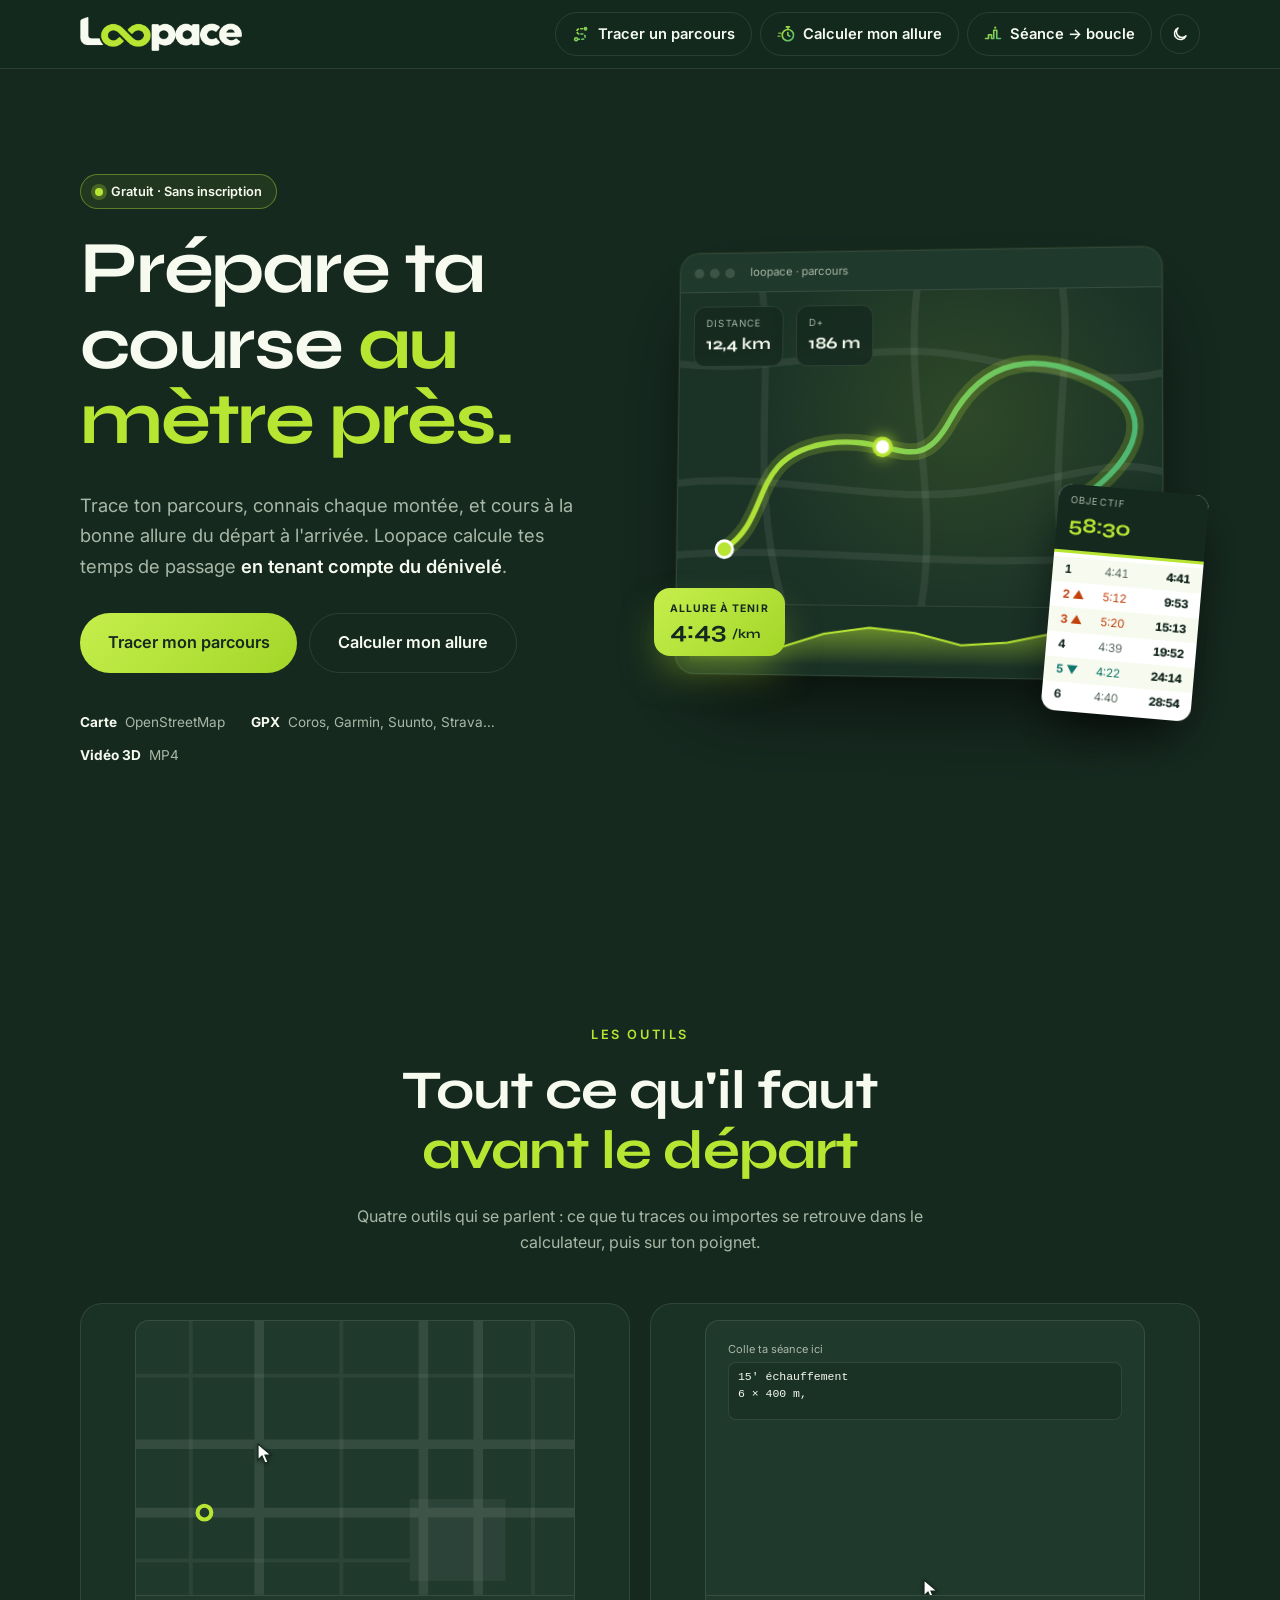
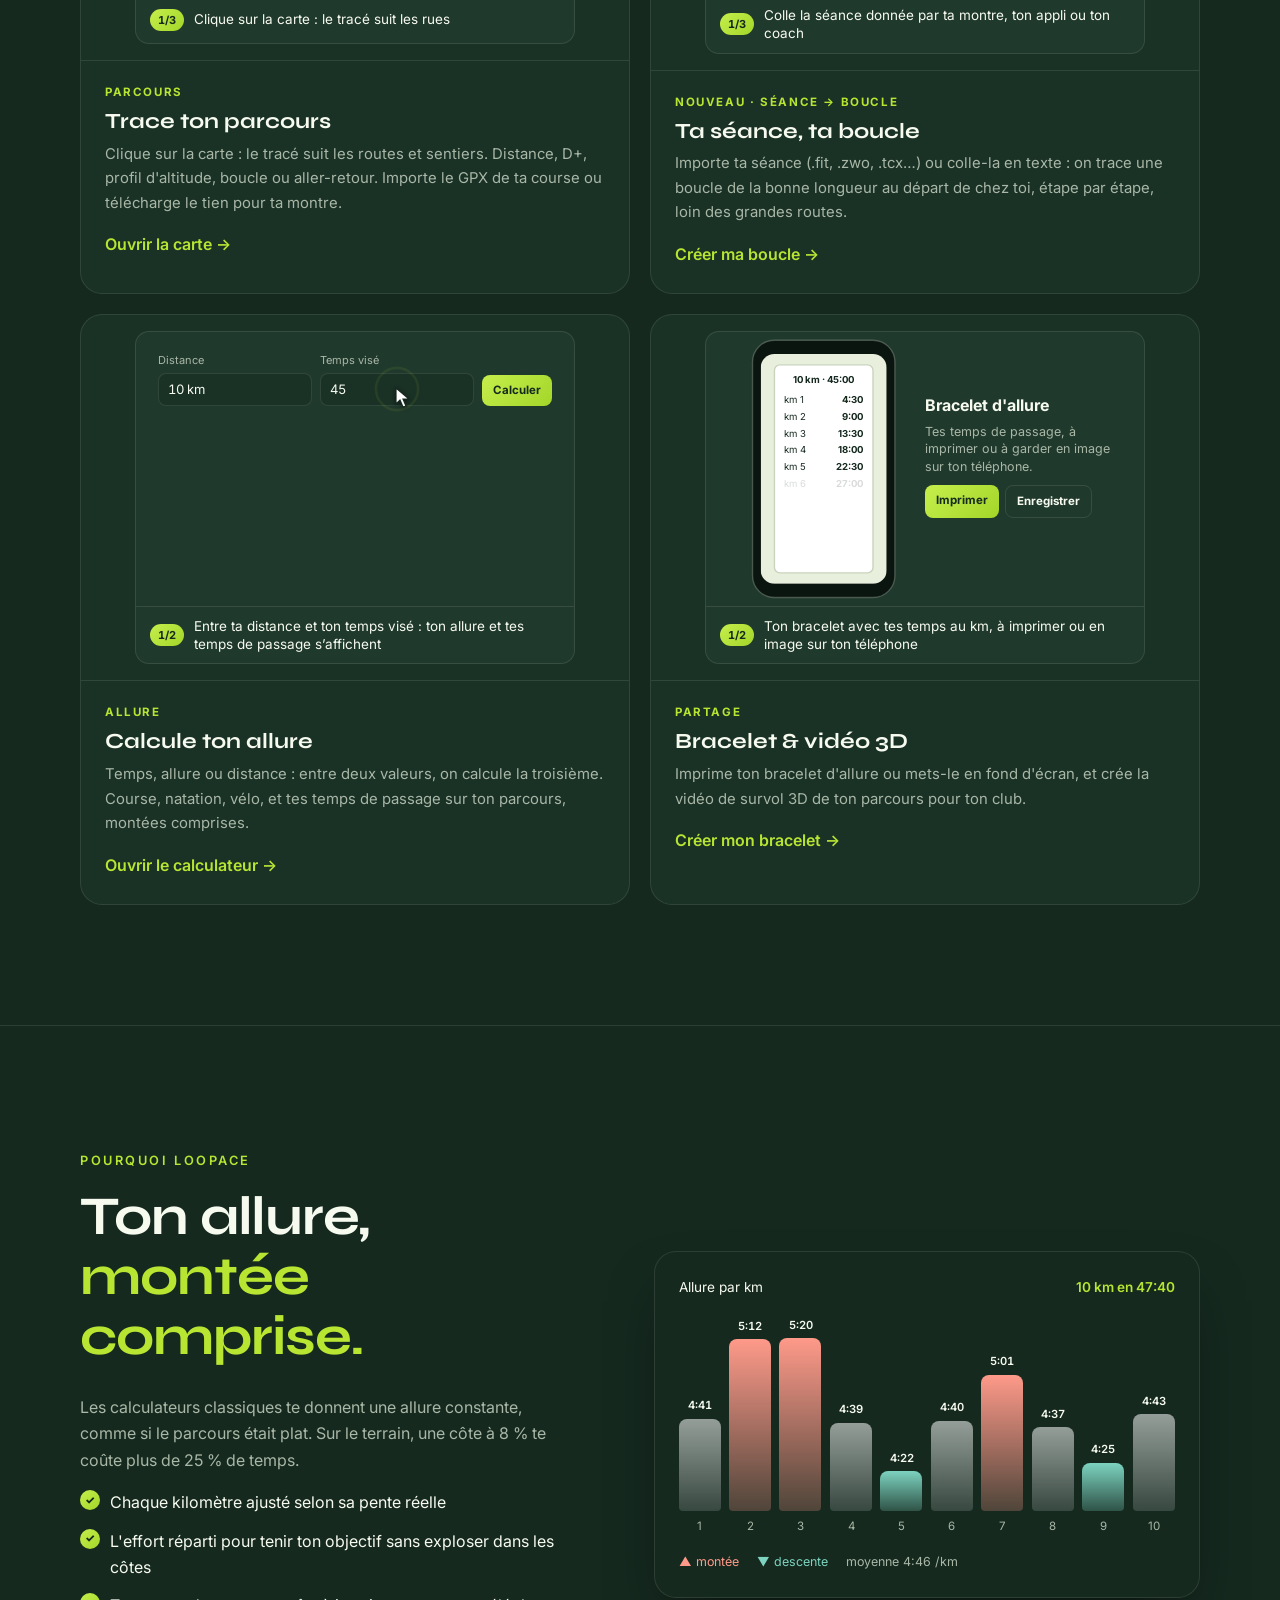
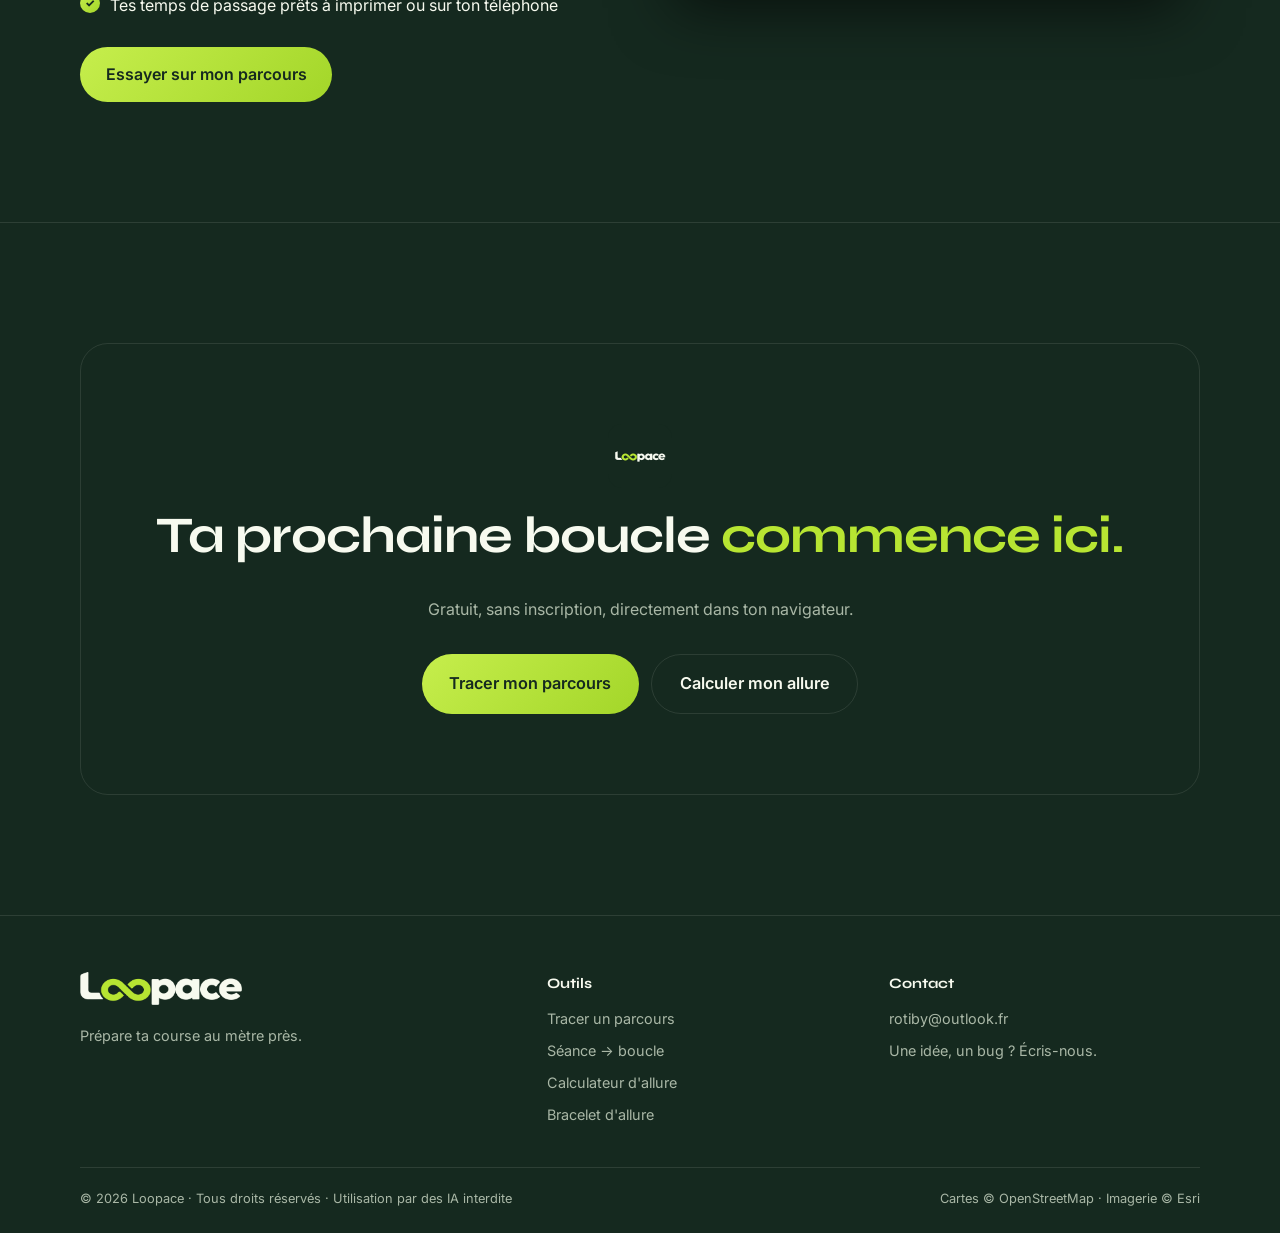
<file: index.html>
<!doctype html>
<html lang="fr">
<head>
  <meta charset="utf-8">
  <meta name="viewport" content="width=device-width, initial-scale=1">
  <!-- Pas d'utilisation par les IA : robots d'IA refusés et droits de fouille de données réservés (UE 2019/790, art. 4) -->
  <meta name="robots" content="index, follow, noai, noimageai">
  <meta name="tdm-reservation" content="1">
  <title>Loopace — Prépare ta course au mètre près</title>
  <meta name="description" content="Loopace : trace tes parcours de course, calcule ton allure en tenant compte du dénivelé, imprime ton bracelet d'allure et crée la vidéo 3D de ta sortie. Gratuit, sans inscription.">
  <!-- Vignette de partage (WhatsApp, Facebook, X, LinkedIn…) -->
  <meta property="og:type" content="website">
  <meta property="og:site_name" content="Loopace">
  <meta property="og:locale" content="fr_FR">
  <meta property="og:title" content="Loopace — Prépare ta course au mètre près">
  <meta property="og:description" content="Loopace : trace tes parcours de course, calcule ton allure en tenant compte du dénivelé, imprime ton bracelet d'allure et crée la vidéo 3D de ta sortie. Gratuit, sans inscription.">
  <meta property="og:url" content="https://rmartin86580.github.io/loopace/">
  <meta property="og:image" content="https://rmartin86580.github.io/loopace/assets/og/accueil.png">
  <meta property="og:image:width" content="1200">
  <meta property="og:image:height" content="630">
  <meta property="og:image:alt" content="Loopace — Prépare ta course au mètre près">
  <meta name="twitter:card" content="summary_large_image">
  <link rel="icon" type="image/png" sizes="32x32" href="assets/loopace-icone-32.png">
  <link rel="icon" type="image/png" sizes="192x192" href="assets/loopace-icone-192.png">
  <link rel="apple-touch-icon" href="assets/loopace-icone-180.png">
  <link rel="preconnect" href="https://fonts.googleapis.com">
  <link rel="preconnect" href="https://fonts.gstatic.com" crossorigin>
  <link href="https://fonts.googleapis.com/css2?family=Syne:wght@600;700;800&family=Inter:wght@400;500;600;700&family=Exo+2:ital,wght@1,900&display=swap" rel="stylesheet">
  <link rel="stylesheet" href="styles.css?v=154">
  <link rel="stylesheet" href="home.css?v=145">
  <!-- Thème couleurs du logo : supprimer cette ligne pour revenir au rose d'origine -->
  <link rel="stylesheet" href="theme-logo.css?v=142">
  <link rel="stylesheet" href="theme-light.css?v=142">
  <script>try { if (localStorage.getItem("loopace-theme") === "light") document.documentElement.dataset.theme = "light"; } catch (e) {}</script>
</head>
<body class="page-home">
  <svg width="0" height="0" style="position:absolute" aria-hidden="true"><defs><linearGradient id="lpGrad" gradientUnits="userSpaceOnUse" x1="2" y1="3" x2="22" y2="21"><stop offset="0" style="stop-color:var(--pink)"/><stop offset="1" style="stop-color:var(--lilac)"/></linearGradient></defs></svg>

  <header class="nav" id="nav">
    <a href="#accueil" class="nav__brand" aria-label="Loopace — accueil">
      <span class="logo"><img class="logo__img logo__img--on-dark" src="assets/loopace-logo-clair.png" alt="Loopace" width="502" height="104"><img class="logo__img logo__img--on-light" src="assets/loopace-logo-sombre.png" alt="" width="502" height="104"></span>
    </a>
    <nav class="nav__links" aria-label="Outils">
      <a href="parcours.html" title="Tracer un parcours" class="nav__link"><svg class="ico" viewBox="0 0 24 24" fill="none" stroke="url(#lpGrad)" stroke-width="2.2" stroke-linecap="round" stroke-linejoin="round" aria-hidden="true"><path d="M7.5 19H14a3.5 3.5 0 0 0 0-7h-4a3.5 3.5 0 0 1 0-7h5.5" stroke-dasharray="2.4 3.2"/><circle cx="5.5" cy="19" r="2"/><circle cx="18" cy="5" r="2.6" class="ico-dot" fill="url(#lpGrad)" stroke="none"/></svg><span class="nav__full">Tracer un parcours</span><span class="nav__short">Parcours</span></a>
      <a href="allure.html" title="Calculer mon allure" class="nav__link"><svg class="ico" viewBox="0 0 24 24" fill="none" stroke="url(#lpGrad)" stroke-width="2.2" stroke-linecap="round" stroke-linejoin="round" aria-hidden="true"><g transform="translate(1.5 0)"><circle cx="13" cy="13.5" r="7.5"/><path d="M13 10v3.5l2.5 1.5M11 2.5h4M13 2.5V6"/><path d="M1 11h2.5M0 15h2.5" opacity=".7"/></g></svg><span class="nav__full">Calculer mon allure</span><span class="nav__short">Allure</span></a>
      <a href="seance.html" title="Séance → boucle" class="nav__link"><svg class="ico" viewBox="0 0 24 24" fill="none" stroke="url(#lpGrad)" stroke-width="2.2" stroke-linecap="round" stroke-linejoin="round" aria-hidden="true"><path d="M2 18h4v-5h4v5h3V7h4v11h5"/><circle cx="15" cy="3.5" r="1.4" class="ico-dot" fill="url(#lpGrad)" stroke="none"/></svg><span class="nav__full">Séance → boucle</span><span class="nav__short">Séance</span></a>
      <a href="triathlon.html" title="Planificateur triathlon (bientôt)" class="nav__link" data-tri hidden><svg class="ico" viewBox="0 0 24 24" fill="none" stroke="url(#lpGrad)" stroke-width="2.2" stroke-linecap="round" stroke-linejoin="round" aria-hidden="true"><path d="M12 12c-2.2-2.8-3.8-4.5-6-4.5a4.5 4.5 0 0 0 0 9c2.2 0 3.8-1.7 6-4.5zm0 0c2.2 2.8 3.8 4.5 6 4.5a4.5 4.5 0 0 0 0-9c-2.2 0-3.8 1.7-6 4.5z"/></svg><span class="nav__full">Triathlon</span><span class="nav__short">Tri</span><em class="nav__soon">Bientôt</em></a>
    </nav>
  </header>

  <main>
    <!-- ===== HERO ===== -->
    <section class="h-hero" id="accueil">
      <div class="h-hero__bg" aria-hidden="true"></div>
      <div class="container h-hero__grid">
        <div class="h-hero__text">
          <p class="h-pill reveal"><span></span> Gratuit · Sans inscription</p>
          <h1 class="reveal">Prépare ta course <span class="grad">au mètre près.</span></h1>
          <p class="h-hero__lead reveal">Trace ton parcours, connais chaque montée, et cours à la bonne allure du départ à l'arrivée. Loopace calcule tes temps de passage <strong>en tenant compte du dénivelé</strong>.</p>
          <div class="h-hero__actions reveal">
            <a href="parcours.html" class="btn btn--big">Tracer mon parcours</a>
            <a href="allure.html" class="btn btn--ghost btn--big">Calculer mon allure</a>
          </div>
          <ul class="h-hero__proof reveal">
            <li><strong>Carte</strong> OpenStreetMap</li>
            <li><strong>GPX</strong> Coros, Garmin, Suunto, Strava…</li>
            <li><strong>Vidéo 3D</strong> MP4</li>
          </ul>
        </div>

        <!-- Maquette animée de l'outil -->
        <div class="h-mock reveal" aria-hidden="true">
          <div class="h-mock__window">
            <div class="h-mock__bar"><span></span><span></span><span></span><em>loopace · parcours</em></div>
            <div class="h-mock__map">
              <svg viewBox="0 0 400 260" preserveAspectRatio="xMidYMid slice">
                <defs>
                  <linearGradient id="hRoute" x1="0" y1="0" x2="1" y2="0">
                    <stop offset="0" style="stop-color: var(--pink)"/><stop offset="1" style="stop-color: var(--lilac)"/>
                  </linearGradient>
                </defs>
                <!-- rues stylisées -->
                <g class="h-streets">
                  <path d="M0 60 C80 70 160 40 240 55 S360 80 400 70"/>
                  <path d="M0 160 C90 150 170 180 260 165 S360 140 400 150"/>
                  <path d="M70 0 C80 80 60 160 90 260"/>
                  <path d="M200 0 C190 90 220 170 205 260"/>
                  <path d="M320 0 C330 70 300 170 330 260"/>
                  <path d="M0 220 C120 210 240 235 400 215"/>
                </g>
                <path class="h-route-glow" d="M40 215 C80 190 60 140 120 128 S200 160 228 108 S300 50 352 78 S370 150 330 175"/>
                <path id="hRoutePath" class="h-route" d="M40 215 C80 190 60 140 120 128 S200 160 228 108 S300 50 352 78 S370 150 330 175"/>
                <circle class="h-start" cx="40" cy="215" r="7"/>
                <circle class="h-runner" r="7">
                  <animateMotion dur="7s" repeatCount="indefinite" rotate="auto">
                    <mpath href="#hRoutePath"/>
                  </animateMotion>
                </circle>
              </svg>
              <div class="h-mock__stat h-mock__stat--a"><span>Distance</span><strong>12,4 km</strong></div>
              <div class="h-mock__stat h-mock__stat--b"><span>D+</span><strong>186 m</strong></div>
            </div>
            <div class="h-mock__profile">
              <svg viewBox="0 0 300 60" preserveAspectRatio="none">
                <defs>
                  <linearGradient id="hProf" x1="0" y1="0" x2="0" y2="1">
                    <stop offset="0" style="stop-color: var(--pink)" stop-opacity=".5"/><stop offset="1" style="stop-color: var(--pink)" stop-opacity="0"/>
                  </linearGradient>
                </defs>
                <path d="M0 50 L30 46 L60 40 L90 22 L120 14 L150 20 L180 34 L210 30 L240 18 L270 26 L300 38 L300 60 L0 60Z" fill="url(#hProf)"/>
                <path d="M0 50 L30 46 L60 40 L90 22 L120 14 L150 20 L180 34 L210 30 L240 18 L270 26 L300 38" fill="none" style="stroke: var(--pink)" stroke-width="2" vector-effect="non-scaling-stroke"/>
              </svg>
            </div>
          </div>

          <!-- Bracelet d'allure flottant -->
          <div class="h-band">
            <div class="h-band__head"><small>Objectif</small><strong>58:30</strong></div>
            <ol>
              <li><span>1</span><em>4:41</em><b>4:41</b></li>
              <li class="up"><span>2 ▲</span><em>5:12</em><b>9:53</b></li>
              <li class="up"><span>3 ▲</span><em>5:20</em><b>15:13</b></li>
              <li><span>4</span><em>4:39</em><b>19:52</b></li>
              <li class="down"><span>5 ▼</span><em>4:22</em><b>24:14</b></li>
              <li><span>6</span><em>4:40</em><b>28:54</b></li>
            </ol>
          </div>

          <!-- Carte allure flottante -->
          <div class="h-chip">
            <span>Allure à tenir</span>
            <strong>4:43 <small>/km</small></strong>
          </div>
        </div>
      </div>
    </section>

    <!-- ===== OUTILS ===== -->
    <section class="section" id="outils">
      <div class="container">
        <div class="h-head reveal">
          <p class="eyebrow">Les outils</p>
          <h2>Tout ce qu'il faut <span class="grad">avant le départ</span></h2>
          <p>Quatre outils qui se parlent : ce que tu traces ou importes se retrouve dans le calculateur, puis sur ton poignet.</p>
        </div>

        <div class="h-tools">
          <a class="h-tool h-tool--big reveal" href="parcours.html">
            <div class="h-tool__visual h-tool__visual--map" aria-hidden="true" data-demo="parcours">
              <svg viewBox="0 0 300 160" preserveAspectRatio="xMidYMid slice">
                <path class="h-streets-sm" d="M0 40 C80 50 160 20 300 40 M0 120 C100 110 200 140 300 120 M60 0 C70 60 50 110 70 160 M200 0 C190 60 220 110 210 160"/>
                <path class="h-route-sm" d="M30 130 C60 110 50 70 100 64 S170 90 190 52 S260 30 270 80"/>
                <circle cx="30" cy="130" r="5" style="fill: var(--pink)"/>
                <circle cx="270" cy="80" r="5" fill="#fff" style="stroke: var(--pink)" stroke-width="2"/>
              </svg>
            </div>
            <div class="h-tool__body">
              <span class="h-tool__tag">Parcours</span>
              <h3>Trace ton parcours</h3>
              <p>Clique sur la carte : le tracé suit les routes et sentiers. Distance, D+, profil d'altitude, boucle ou aller-retour. Importe le GPX de ta course ou télécharge le tien pour ta montre.</p>
              <span class="h-tool__link">Ouvrir la carte →</span>
            </div>
          </a>

          <a class="h-tool reveal" href="seance.html">
            <div class="h-tool__visual h-tool__visual--seance" aria-hidden="true" data-demo="seance">
              <div class="h-seance">
                <i class="w" style="flex-grow:5"></i><i class="h"></i><i class="e"></i><i class="h"></i><i class="e"></i><i class="h"></i><i class="e"></i><i class="h"></i><i class="e"></i><i class="c" style="flex-grow:4"></i>
              </div>
              <svg viewBox="0 0 120 60" class="h-seance__loop">
                <path d="M20 46 C8 30 18 10 40 12 S78 4 96 16 S112 46 88 50 S40 56 20 46Z"/>
                <circle cx="20" cy="46" r="4"/>
              </svg>
            </div>
            <div class="h-tool__body">
              <span class="h-tool__tag">Nouveau · Séance → boucle</span>
              <h3>Ta séance, ta boucle</h3>
              <p>Importe ta séance (.fit, .zwo, .tcx…) ou colle-la en texte : on trace une boucle de la bonne longueur au départ de chez toi, étape par étape, loin des grandes routes.</p>
              <span class="h-tool__link">Créer ma boucle →</span>
            </div>
          </a>

          <a class="h-tool reveal" href="allure.html">
            <div class="h-tool__visual h-tool__visual--pace" aria-hidden="true" data-demo="allure">
              <div class="h-pace">
                <span>Semi-marathon</span>
                <strong>1:45:08</strong>
                <em>4:59 /km · 12 km/h</em>
              </div>
            </div>
            <div class="h-tool__body">
              <span class="h-tool__tag">Allure</span>
              <h3>Calcule ton allure</h3>
              <p>Temps, allure ou distance : entre deux valeurs, on calcule la troisième. Course, natation, vélo, et tes temps de passage sur ton parcours, montées comprises.</p>
              <span class="h-tool__link">Ouvrir le calculateur →</span>
            </div>
          </a>

          <a class="h-tool reveal" href="allure.html#routeSection">
            <div class="h-tool__visual h-tool__visual--share" aria-hidden="true" data-demo="partage">
              <div class="h-mini-band">
                <i></i><i></i><i class="hl"></i><i></i><i></i>
              </div>
              <div class="h-mini-video"><span>▶</span></div>
            </div>
            <div class="h-tool__body">
              <span class="h-tool__tag">Partage</span>
              <h3>Bracelet &amp; vidéo 3D</h3>
              <p>Imprime ton bracelet d'allure ou mets-le en fond d'écran, et crée la vidéo de survol 3D de ton parcours pour ton club.</p>
              <span class="h-tool__link">Créer mon bracelet →</span>
            </div>
          </a>
        </div>
      </div>
    </section>

    <!-- ===== LA DIFFÉRENCE ===== -->
    <section class="section section--alt" id="difference">
      <div class="container h-diff">
        <div class="h-diff__text reveal">
          <p class="eyebrow">Pourquoi Loopace</p>
          <h2>Ton allure, <span class="grad">montée comprise.</span></h2>
          <p>Les calculateurs classiques te donnent une allure constante, comme si le parcours était plat. Sur le terrain, une côte à 8 % te coûte plus de 25 % de temps.</p>
          <ul class="h-checks">
            <li>Chaque kilomètre ajusté selon sa pente réelle</li>
            <li>L'effort réparti pour tenir ton objectif sans exploser dans les côtes</li>
            <li>Tes temps de passage prêts à imprimer ou sur ton téléphone</li>
          </ul>
          <a href="allure.html#routeSection" class="btn">Essayer sur mon parcours</a>
        </div>

        <div class="h-diff__visual reveal" aria-hidden="true">
          <div class="h-bars">
            <div class="h-bars__head"><span>Allure par km</span><span>10 km en 47:40</span></div>
            <div class="h-bars__grid">
              <div style="--h:42%"><b>4:41</b><span>1</span></div>
              <div class="up" style="--h:78%"><b>5:12</b><span>2</span></div>
              <div class="up" style="--h:86%"><b>5:20</b><span>3</span></div>
              <div style="--h:40%"><b>4:39</b><span>4</span></div>
              <div class="down" style="--h:18%"><b>4:22</b><span>5</span></div>
              <div style="--h:41%"><b>4:40</b><span>6</span></div>
              <div class="up" style="--h:62%"><b>5:01</b><span>7</span></div>
              <div style="--h:38%"><b>4:37</b><span>8</span></div>
              <div class="down" style="--h:22%"><b>4:25</b><span>9</span></div>
              <div style="--h:44%"><b>4:43</b><span>10</span></div>
            </div>
            <div class="h-bars__legend"><span class="up">▲ montée</span><span class="down">▼ descente</span><span>moyenne 4:46 /km</span></div>
          </div>
        </div>
      </div>
    </section>

    <!-- ===== APPEL FINAL ===== -->
    <section class="section">
      <div class="container">
        <div class="h-final reveal">
          <img src="assets/loopace-icone-192.png" alt="" width="72" height="72" class="foot-icon">
          <h2>Ta prochaine boucle <span class="grad">commence ici.</span></h2>
          <p>Gratuit, sans inscription, directement dans ton navigateur.</p>
          <div class="h-hero__actions">
            <a href="parcours.html" class="btn btn--big">Tracer mon parcours</a>
            <a href="allure.html" class="btn btn--ghost btn--big">Calculer mon allure</a>
          </div>
        </div>
      </div>
    </section>
  </main>

  <footer class="h-footer">
    <div class="container h-footer__grid">
      <div class="h-footer__brand">
        <a href="#accueil" class="nav__brand"><span class="logo"><img class="logo__img logo__img--on-dark" src="assets/loopace-logo-clair.png" alt="Loopace" width="502" height="104"><img class="logo__img logo__img--on-light" src="assets/loopace-logo-sombre.png" alt="" width="502" height="104"></span></a>
        <p>Prépare ta course au mètre près.</p>
      </div>
      <nav class="h-footer__links" aria-label="Outils">
        <strong>Outils</strong>
        <a href="parcours.html">Tracer un parcours</a>
        <a href="seance.html">Séance → boucle</a>
        <a href="allure.html">Calculateur d'allure</a>
        <a href="allure.html#routeSection">Bracelet d'allure</a>
      </nav>
      <div class="h-footer__links">
        <strong>Contact</strong>
        <a href="mailto:rotiby@outlook.fr">rotiby@outlook.fr</a>
        <span>Une idée, un bug ? Écris-nous.</span>
      </div>
    </div>
    <div class="container h-footer__bottom">
      <span>© <span id="year"></span> Loopace · Tous droits réservés · Utilisation par des IA interdite</span>
      <span>Cartes © OpenStreetMap · Imagerie © Esri</span>
    </div>
  </footer>

  <script src="script.js?v=154"></script>
  <script src="home-demos.js?v=146"></script>
</body>
</html>
</file>
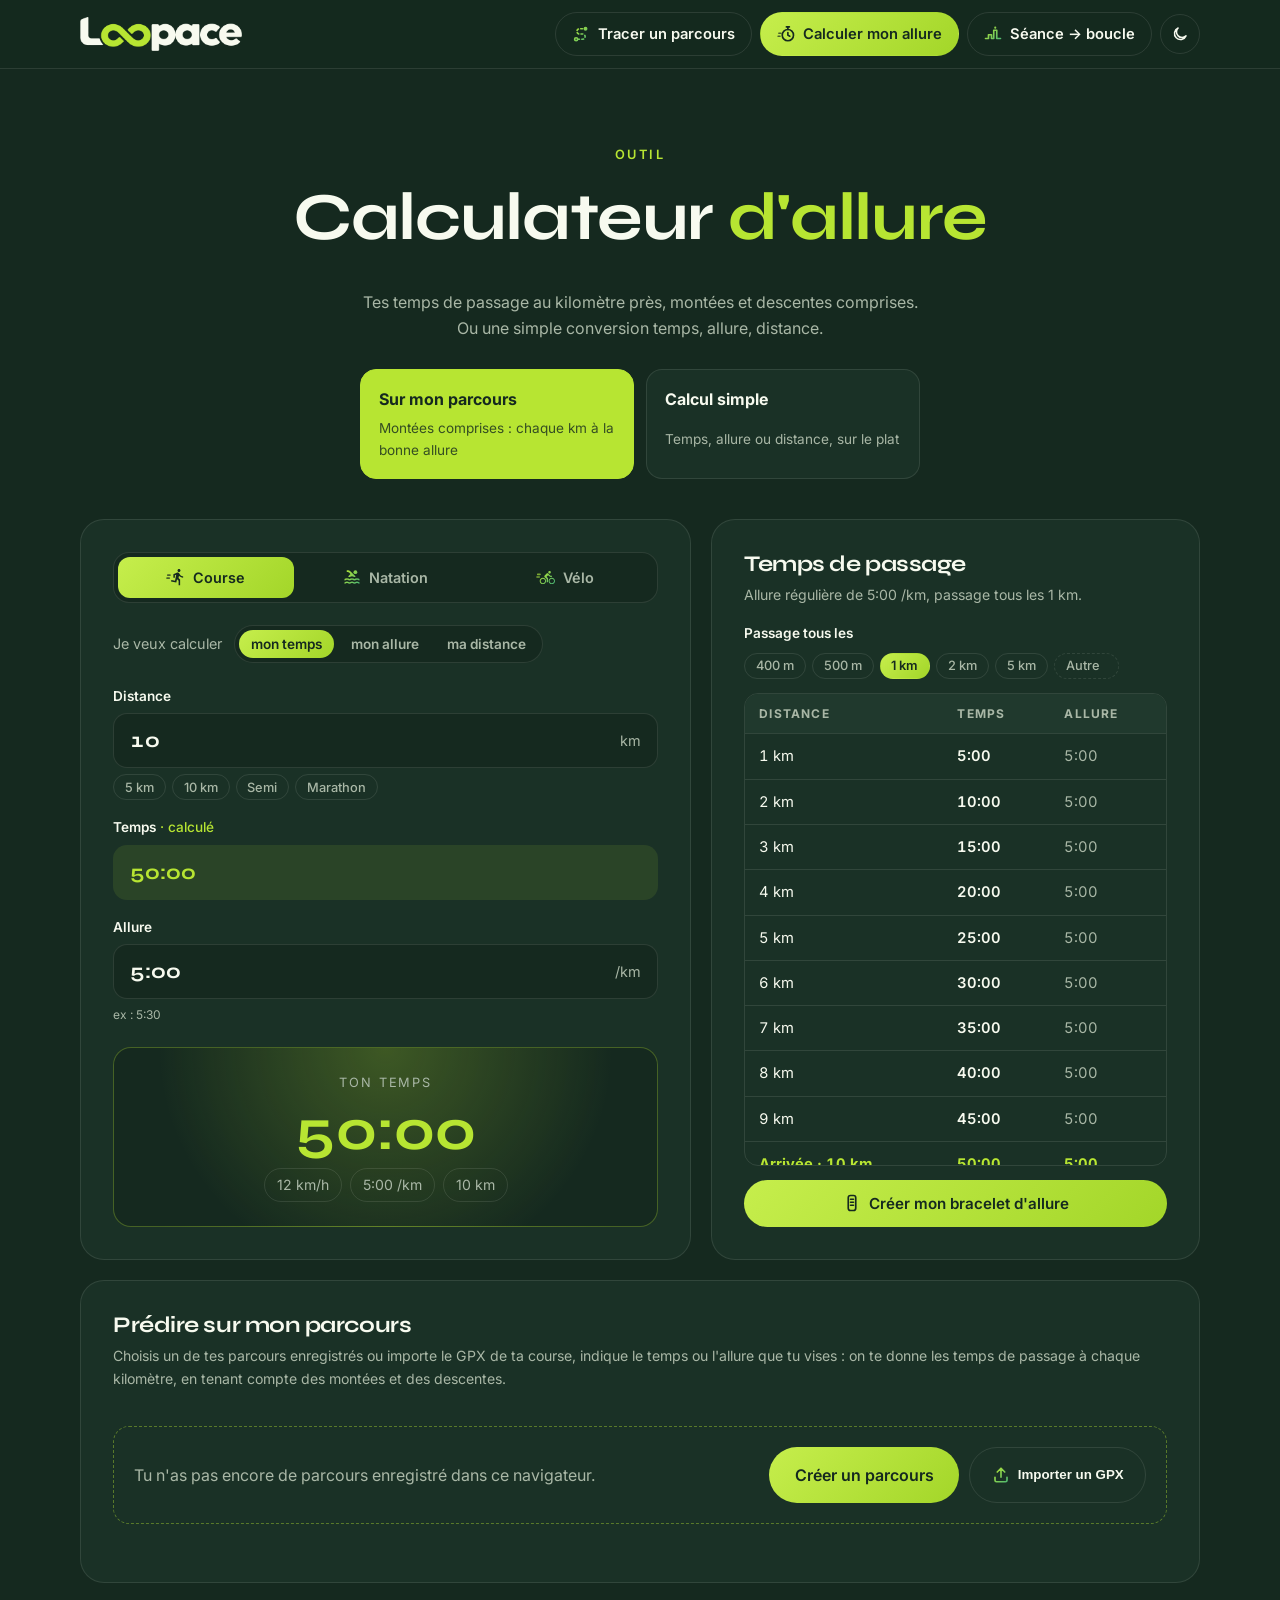
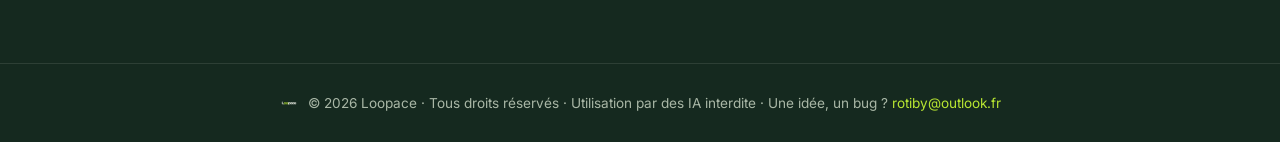
<file: allure.html>
<!doctype html>
<html lang="fr">
<head>
  <meta charset="utf-8">
  <meta name="viewport" content="width=device-width, initial-scale=1">
  <!-- Pas d'utilisation par les IA : robots d'IA refusés et droits de fouille de données réservés (UE 2019/790, art. 4) -->
  <meta name="robots" content="index, follow, noai, noimageai">
  <meta name="tdm-reservation" content="1">
  <title>Calculateur d'allure — Loopace</title>
  <meta name="description" content="Calcule ton allure, ton temps ou ta distance en course à pied, natation et vélo. Temps de passage et prédiction sur ton parcours. Gratuit.">
  <!-- Vignette de partage (WhatsApp, Facebook, X, LinkedIn…) -->
  <meta property="og:type" content="website">
  <meta property="og:site_name" content="Loopace">
  <meta property="og:locale" content="fr_FR">
  <meta property="og:title" content="Calculateur d'allure — Loopace">
  <meta property="og:description" content="Calcule ton allure, ton temps ou ta distance en course à pied, natation et vélo. Temps de passage et prédiction sur ton parcours. Gratuit.">
  <meta property="og:url" content="https://rmartin86580.github.io/loopace/allure.html">
  <meta property="og:image" content="https://rmartin86580.github.io/loopace/assets/og/allure.png">
  <meta property="og:image:width" content="1200">
  <meta property="og:image:height" content="630">
  <meta property="og:image:alt" content="Calculateur d'allure — Loopace">
  <meta name="twitter:card" content="summary_large_image">
  <link rel="icon" type="image/png" sizes="32x32" href="assets/loopace-icone-32.png">
  <link rel="icon" type="image/png" sizes="192x192" href="assets/loopace-icone-192.png">
  <link rel="apple-touch-icon" href="assets/loopace-icone-180.png">
  <link rel="preconnect" href="https://fonts.googleapis.com">
  <link rel="preconnect" href="https://fonts.gstatic.com" crossorigin>
  <link href="https://fonts.googleapis.com/css2?family=Syne:wght@600;700;800&family=Inter:wght@400;500;600&family=Exo+2:ital,wght@1,900&display=swap" rel="stylesheet">
  <link rel="stylesheet" href="styles.css?v=154">
  <link rel="stylesheet" href="allure.css?v=140">
  <!-- Thème couleurs du logo : supprimer cette ligne pour revenir au rose d'origine -->
  <link rel="stylesheet" href="theme-logo.css?v=142">
  <link rel="stylesheet" href="theme-light.css?v=142">
  <script>try { if (localStorage.getItem("loopace-theme") === "light") document.documentElement.dataset.theme = "light"; } catch (e) {}</script>
</head>
<body class="page-tool">
  <svg width="0" height="0" style="position:absolute" aria-hidden="true"><defs><linearGradient id="lpGrad" gradientUnits="userSpaceOnUse" x1="2" y1="3" x2="22" y2="21"><stop offset="0" style="stop-color:var(--pink)"/><stop offset="1" style="stop-color:var(--lilac)"/></linearGradient></defs></svg>

  <header class="nav" id="nav">
    <a href="index.html" class="nav__brand" aria-label="Loopace — accueil">
      <span class="logo"><img class="logo__img logo__img--on-dark" src="assets/loopace-logo-clair.png" alt="Loopace" width="502" height="104"><img class="logo__img logo__img--on-light" src="assets/loopace-logo-sombre.png" alt="" width="502" height="104"></span>
    </a>
    <nav class="nav__links" aria-label="Outils">
      <a href="parcours.html" title="Tracer un parcours" class="nav__link"><svg class="ico" viewBox="0 0 24 24" fill="none" stroke="url(#lpGrad)" stroke-width="2.2" stroke-linecap="round" stroke-linejoin="round" aria-hidden="true"><path d="M7.5 19H14a3.5 3.5 0 0 0 0-7h-4a3.5 3.5 0 0 1 0-7h5.5" stroke-dasharray="2.4 3.2"/><circle cx="5.5" cy="19" r="2"/><circle cx="18" cy="5" r="2.6" class="ico-dot" fill="url(#lpGrad)" stroke="none"/></svg><span class="nav__full">Tracer un parcours</span><span class="nav__short">Parcours</span></a>
      <a href="allure.html" title="Calculer mon allure" class="nav__link is-active" aria-current="page"><svg class="ico" viewBox="0 0 24 24" fill="none" stroke="url(#lpGrad)" stroke-width="2.2" stroke-linecap="round" stroke-linejoin="round" aria-hidden="true"><g transform="translate(1.5 0)"><circle cx="13" cy="13.5" r="7.5"/><path d="M13 10v3.5l2.5 1.5M11 2.5h4M13 2.5V6"/><path d="M1 11h2.5M0 15h2.5" opacity=".7"/></g></svg><span class="nav__full">Calculer mon allure</span><span class="nav__short">Allure</span></a>
      <a href="seance.html" title="Séance → boucle" class="nav__link"><svg class="ico" viewBox="0 0 24 24" fill="none" stroke="url(#lpGrad)" stroke-width="2.2" stroke-linecap="round" stroke-linejoin="round" aria-hidden="true"><path d="M2 18h4v-5h4v5h3V7h4v11h5"/><circle cx="15" cy="3.5" r="1.4" class="ico-dot" fill="url(#lpGrad)" stroke="none"/></svg><span class="nav__full">Séance → boucle</span><span class="nav__short">Séance</span></a>
      <a href="triathlon.html" title="Planificateur triathlon (bientôt)" class="nav__link" data-tri hidden><svg class="ico" viewBox="0 0 24 24" fill="none" stroke="url(#lpGrad)" stroke-width="2.2" stroke-linecap="round" stroke-linejoin="round" aria-hidden="true"><path d="M12 12c-2.2-2.8-3.8-4.5-6-4.5a4.5 4.5 0 0 0 0 9c2.2 0 3.8-1.7 6-4.5zm0 0c2.2 2.8 3.8 4.5 6 4.5a4.5 4.5 0 0 0 0-9c-2.2 0-3.8 1.7-6 4.5z"/></svg><span class="nav__full">Triathlon</span><span class="nav__short">Tri</span><em class="nav__soon">Bientôt</em></a>
    </nav>
  </header>

  <main>
    <section class="tool-hero">
      <div class="container">
        <p class="eyebrow">Outil</p>
        <h1>Calculateur <span class="grad">d'allure</span></h1>
        <p>Tes temps de passage au kilomètre près, montées et descentes comprises. Ou une simple conversion temps, allure, distance.</p>
        <div class="tool-choice">
          <a class="tool-choice__item tool-choice__item--main" href="#routeSection">
            <strong>Sur mon parcours</strong>
            <span>Montées comprises : chaque km à la bonne allure</span>
          </a>
          <a class="tool-choice__item" href="#calcSection">
            <strong>Calcul simple</strong>
            <span>Temps, allure ou distance, sur le plat</span>
          </a>
        </div>
      </div>
    </section>

    <section class="container tool-grid" id="calcSection">
      <!-- Calculateur -->
      <div class="card calc">
        <div class="seg seg--sport" role="group" aria-label="Sport">
          <button data-sport="run" aria-pressed="true">
            <svg class="ico ico--fill" viewBox="0 0 24 24" fill="url(#lpGrad)" stroke="url(#lpGrad)" stroke-width="2.2" stroke-linecap="round" aria-hidden="true"><path d="M13.49 5.48c1.1 0 2-.9 2-2s-.9-2-2-2-2 .9-2 2 .9 2 2 2zm-3.6 13.9 1-4.4 2.1 2v6h2v-7.5l-2.1-2 .6-3c1.3 1.5 3.3 2.5 5.5 2.5v-2c-1.9 0-3.5-1-4.3-2.4l-1-1.6c-.4-.6-1-1-1.7-1-.3 0-.5.1-.8.1l-5.2 2.2v4.7h2v-3.4l1.8-.7-1.6 8.1-4.9-1-.4 2 7 1.4z" stroke="none" transform="translate(2.5 0)"/><path d="M1 9.5h3M0 13.5h3" fill="none" opacity=".7"/></svg>
            Course
          </button>
          <button data-sport="swim" aria-pressed="false">
            <svg class="ico ico--fill" viewBox="0 0 24 24" fill="url(#lpGrad)" aria-hidden="true"><circle cx="16.5" cy="5.5" r="2.5"/><path d="M8.67 12c.56 0 .78-.13 1.15-.36.46-.27 1.08-.64 2.19-.64 1.11 0 1.73.37 2.18.64.37.22.6.36 1.15.36s.78-.13 1.15-.36c.12-.07.26-.15.41-.23L10.48 5C8.93 3.45 7.5 2.99 5 3v2.5c1.82-.01 2.89.39 4 1.5l1 1-3.25 3.25c.31.12.56.27.77.39.37.23.59.36 1.15.36z"/><path d="M22 16.5c-1.11 0-1.73-.37-2.18-.64-.37-.22-.6-.36-1.15-.36-.56 0-.78.13-1.15.36-.45.27-1.07.64-2.18.64s-1.73-.37-2.18-.64c-.37-.22-.6-.36-1.15-.36-.56 0-.78.13-1.15.36-.45.27-1.07.64-2.18.64s-1.73-.37-2.18-.64c-.37-.22-.6-.36-1.15-.36s-.78.13-1.15.36c-.47.27-1.09.64-2.2.64v-2c.56 0 .78-.13 1.15-.36.45-.27 1.07-.64 2.18-.64s1.73.37 2.18.64c.37.22.6.36 1.15.36.56 0 .78-.13 1.15-.36.45-.27 1.07-.64 2.18-.64s1.73.37 2.18.64c.37.22.6.36 1.15.36s.78-.13 1.15-.36c.45-.27 1.07-.64 2.18-.64s1.73.37 2.18.64c.37.22.6.36 1.15.36v2zM22 21c-1.11 0-1.73-.37-2.18-.64-.37-.22-.6-.36-1.15-.36-.56 0-.78.13-1.15.36-.46.27-1.07.64-2.18.64s-1.73-.37-2.18-.64c-.37-.22-.6-.36-1.15-.36-.56 0-.78.13-1.15.36-.46.27-1.08.64-2.19.64-1.11 0-1.73-.37-2.18-.64-.37-.23-.6-.36-1.15-.36s-.78.13-1.15.36c-.46.27-1.08.64-2.19.64v-2c.56 0 .78-.13 1.15-.36.46-.27 1.08-.64 2.19-.64s1.73.37 2.18.64c.37.23.59.36 1.15.36.56 0 .78-.13 1.15-.36.46-.27 1.08-.64 2.19-.64 1.11 0 1.73.37 2.18.64.37.22.6.36 1.15.36s.78-.13 1.15-.36c.45-.27 1.07-.64 2.18-.64s1.73.37 2.18.64c.37.23.59.36 1.15.36v2z"/></svg>
            Natation
          </button>
          <button data-sport="bike" aria-pressed="false">
            <svg class="ico ico--fill" viewBox="0 0 24 24" fill="url(#lpGrad)" stroke="url(#lpGrad)" stroke-width="2.2" stroke-linecap="round" aria-hidden="true"><path d="M15.5 5.5c1.1 0 2-.9 2-2s-.9-2-2-2-2 .9-2 2 .9 2 2 2zM5 12c-2.8 0-5 2.2-5 5s2.2 5 5 5 5-2.2 5-5-2.2-5-5-5zm0 8.5c-1.9 0-3.5-1.6-3.5-3.5s1.6-3.5 3.5-3.5 3.5 1.6 3.5 3.5-1.6 3.5-3.5 3.5zm5.8-10 2.4-2.4.8.8c1.3 1.3 3 2.1 5.1 2.1V9c-1.5 0-2.7-.6-3.6-1.5l-1.9-1.9c-.5-.4-1-.6-1.6-.6s-1.1.2-1.4.6L7.8 8.4c-.4.4-.6.9-.6 1.4 0 .6.2 1.1.6 1.4L11 14v5h2v-6.2l-2.2-2.3zM19 12c-2.8 0-5 2.2-5 5s2.2 5 5 5 5-2.2 5-5-2.2-5-5-5zm0 8.5c-1.9 0-3.5-1.6-3.5-3.5s1.6-3.5 3.5-3.5 3.5 1.6 3.5 3.5-1.6 3.5-3.5 3.5z" stroke="none" transform="translate(3.6 2.8) scale(.85)"/><path d="M1 8.5h3M0 12h3" fill="none" opacity=".7"/></svg>
            Vélo
          </button>
        </div>

        <div class="calc__target">
          <span>Je veux calculer</span>
          <div class="seg seg--small" role="group" aria-label="Valeur à calculer">
            <button data-target="time" aria-pressed="true">mon temps</button>
            <button data-target="pace" aria-pressed="false" id="targetPaceBtn">mon allure</button>
            <button data-target="dist" aria-pressed="false">ma distance</button>
          </div>
        </div>

        <div class="fields">
          <div class="field" data-field="dist">
            <label for="dist">Distance</label>
            <div class="field__input">
              <input id="dist" type="text" inputmode="decimal" autocomplete="off">
              <em id="distUnit">km</em>
            </div>
            <div class="chips" id="presets"></div>
          </div>
          <div class="field" data-field="time">
            <label for="time">Temps</label>
            <div class="field__input">
              <input id="time" type="text" inputmode="numeric" autocomplete="off" placeholder="h:mm:ss">
            </div>
            <small>ex : 45:30 ou 1:45:00</small>
          </div>
          <div class="field" data-field="pace">
            <label for="pace" id="paceLabel">Allure</label>
            <div class="field__input">
              <input id="pace" type="text" inputmode="numeric" autocomplete="off">
              <em id="paceUnit">/km</em>
            </div>
            <small id="paceHint">ex : 5:30</small>
          </div>
        </div>

        <div class="result" id="result" aria-live="polite">
          <span class="result__label" id="resLabel"></span>
          <strong class="result__main" id="resMain">—</strong>
          <div class="result__extra" id="resExtra"></div>
        </div>
      </div>

      <!-- Temps de passage -->
      <div class="card splits">
        <h2>Temps de passage</h2>
        <p class="card__hint" id="splitsHint"></p>
        <div class="split-step">
          <span class="split-step__label">Passage tous les</span>
          <div class="chips chips--step" role="group" aria-label="Intervalle des temps de passage">
            <span id="stepChips" class="chips__presets"></span>
            <!-- Pastille « Autre » : on y tape une valeur personnalisée -->
            <label class="chip-custom" id="stepCustom" title="Autre intervalle">
              <input id="stepInput" type="text" inputmode="decimal" autocomplete="off" placeholder="Autre" aria-label="Autre intervalle">
              <em id="stepUnit">km</em>
            </label>
          </div>
        </div>
        <div class="table-wrap">
          <table id="splits">
            <thead><tr><th>Distance</th><th>Temps</th><th>Allure</th></tr></thead>
            <tbody></tbody>
          </table>
        </div>
        <button class="btn splits__band" id="calcBandBtn" disabled>
          <svg class="ico" viewBox="0 0 24 24" fill="none" stroke="url(#lpGrad)" stroke-width="2.2" stroke-linecap="round" stroke-linejoin="round" aria-hidden="true"><rect x="7" y="2" width="10" height="20" rx="3"/><path d="M10 7h4M10 11h4M10 15h4"/></svg>
          Créer mon bracelet d'allure
        </button>
      </div>
    </section>

    <!-- Prédiction sur un parcours enregistré (avec dénivelé) -->
    <section class="container tool-section" id="routeSection">
      <div class="card route-predict">
        <div>
          <h2>Prédire sur mon parcours</h2>
          <p class="card__hint">Choisis un de tes parcours enregistrés ou importe le GPX de ta course, indique le temps ou l'allure que tu vises : on te donne les temps de passage à chaque kilomètre, en tenant compte des montées et des descentes.</p>
        </div>

        <div class="rp-empty" id="rpEmpty" hidden>
          <p id="rpEmptyText">Tu n'as pas encore de parcours enregistré dans ce navigateur.</p>
          <div class="rp-empty__actions">
            <a class="btn" href="parcours.html">Créer un parcours</a>
            <button type="button" class="btn btn--ghost route-import__btn js-route-import">
              <svg class="ico" viewBox="0 0 24 24" fill="none" stroke="url(#lpGrad)" stroke-width="2.2" stroke-linecap="round" stroke-linejoin="round" aria-hidden="true"><path d="M12 15V3M7 8l5-5 5 5"/><path d="M4 15v4a2 2 0 0 0 2 2h12a2 2 0 0 0 2-2v-4"/></svg>
              Importer un GPX
            </button>
          </div>
        </div>
        <p class="route-import__msg" id="rpImportMsg" role="status" hidden></p>

        <div class="rp-body" id="rpBody">
          <div class="rp-inputs">
            <div class="field">
              <label for="rpRoute">Parcours</label>
              <div class="field__input field__input--select">
                <select id="rpRoute"></select>
              </div>
              <button type="button" class="route-import__link js-route-import">ou importe le GPX de ta course</button>
            </div>
            <div class="field">
              <span class="field__label">Mon objectif</span>
              <div class="seg seg--small" role="group" aria-label="Type d'objectif">
                <button data-goal="time" aria-pressed="true">un temps</button>
                <button data-goal="pace" aria-pressed="false" id="rpGoalPaceBtn">une allure</button>
              </div>
              <small id="rpGoalHint"></small>
            </div>
            <div class="field" id="rpGoalField">
              <label for="rpGoal" id="rpGoalLabel">Temps visé</label>
              <div class="field__input">
                <input id="rpGoal" type="text" inputmode="numeric" autocomplete="off">
                <em id="rpGoalUnit"></em>
              </div>
            </div>
          </div>

          <div class="rp-status card__hint" id="rpStatus" hidden></div>
          <p class="rp-approx" id="rpApprox" hidden>Profil approximatif : le service d'itinéraire n'a pas répondu, les montées et descentes ont été estimées en ligne droite entre tes points. Rouvre ce parcours dans l'outil <a href="parcours.html">Parcours</a> et enregistre-le à nouveau pour un résultat exact.</p>

          <div class="rp-results" id="rpResults">
            <div class="result rp-result">
              <span class="result__label" id="rpResultLabel">Temps visé</span>
              <strong class="result__main" id="rpTime">—</strong>
              <div class="result__extra" id="rpExtra"></div>
            </div>
            <div class="rp-profile">
              <div class="rp-profile__head"><span>Profil du parcours</span><span id="rpProfileInfo"></span></div>
              <svg id="rpProfile" viewBox="0 0 300 100" preserveAspectRatio="none" aria-label="Profil d'altitude du parcours"></svg>
            </div>
          </div>

          <div class="table-wrap rp-table">
            <table>
              <thead><tr><th>Km</th><th>Pente</th><th id="rpPaceHead">Allure à tenir</th><th>Passage</th></tr></thead>
              <tbody id="rpSplits"></tbody>
            </table>
          </div>
          <div class="band-cta">
            <div>
              <strong>Ton bracelet d'allure</strong>
              <span>Tes temps de passage à imprimer et scotcher au poignet, ou en fond d'écran de téléphone.</span>
            </div>
            <button class="btn" id="bandBtn" disabled>
              <svg class="ico" viewBox="0 0 24 24" fill="none" stroke="url(#lpGrad)" stroke-width="2.2" stroke-linecap="round" stroke-linejoin="round" aria-hidden="true"><rect x="7" y="2" width="10" height="20" rx="3"/><path d="M10 7h4M10 11h4M10 15h4"/></svg>
              Créer mon bracelet
            </button>
          </div>
          <p class="card__hint predict__note" id="rpNote">L'effort est réparti selon la pente : environ +3,3 % de temps par % de pente en montée ; en descente on gagne jusqu'à −10 %, au-delà le gain diminue (descente trop raide). Une estimation, pas une promesse&nbsp;!</p>
        </div>
      </div>
    </section>
  </main>

  <!-- Bracelet d'allure -->
  <dialog class="band-modal" id="bandModal" aria-labelledby="bandTitle">
    <div class="band-modal__head">
      <div>
        <p class="eyebrow">Bracelet d'allure</p>
        <h2 id="bandTitle">Emporte ton plan de course</h2>
      </div>
      <button class="icon-btn" id="bandClose" aria-label="Fermer">✕</button>
    </div>
    <div class="band-grid">
      <section class="band-option">
        <div class="band-preview band-preview--band" id="bandPreview"></div>
        <div class="band-option__text">
          <h3>À imprimer</h3>
          <p>Une bande de <span id="bandSize"></span> à découper et scotcher au poignet ou à l'avant-bras. Imprime à <strong>100 %</strong> (taille réelle).</p>
          <div class="band-option__actions">
            <button class="btn" id="bandPrint">Imprimer</button>
            <button class="btn btn--ghost" id="bandDownload">Télécharger l'image</button>
          </div>
        </div>
      </section>
      <section class="band-option">
        <div class="band-preview band-preview--wall" id="wallPreview"></div>
        <div class="band-option__text">
          <h3>Fond d'écran</h3>
          <p>Mets-le en fond d'écran de verrouillage : tes passages en un coup d'œil pendant la course. ▲ montée, ▼ descente.</p>
          <div class="band-option__actions">
            <button class="btn" id="wallDownload">Télécharger l'image</button>
          </div>
        </div>
      </section>
    </div>
  </dialog>

  <footer class="footer">
    <img src="assets/loopace-icone-192.png" alt="" width="22" height="22" class="foot-icon">
    <span>© <span id="year"></span> Loopace · Tous droits réservés · Utilisation par des IA interdite · Une idée, un bug&nbsp;? <a href="mailto:rotiby@outlook.fr">rotiby@outlook.fr</a></span>
  </footer>

  <script src="script.js?v=154"></script>
  <script src="fit.js?v=150"></script>
  <script src="route-file.js?v=151"></script>
  <script src="allure.js?v=153"></script>
  <script src="band.js?v=130"></script>
</body>
</html>
</file>
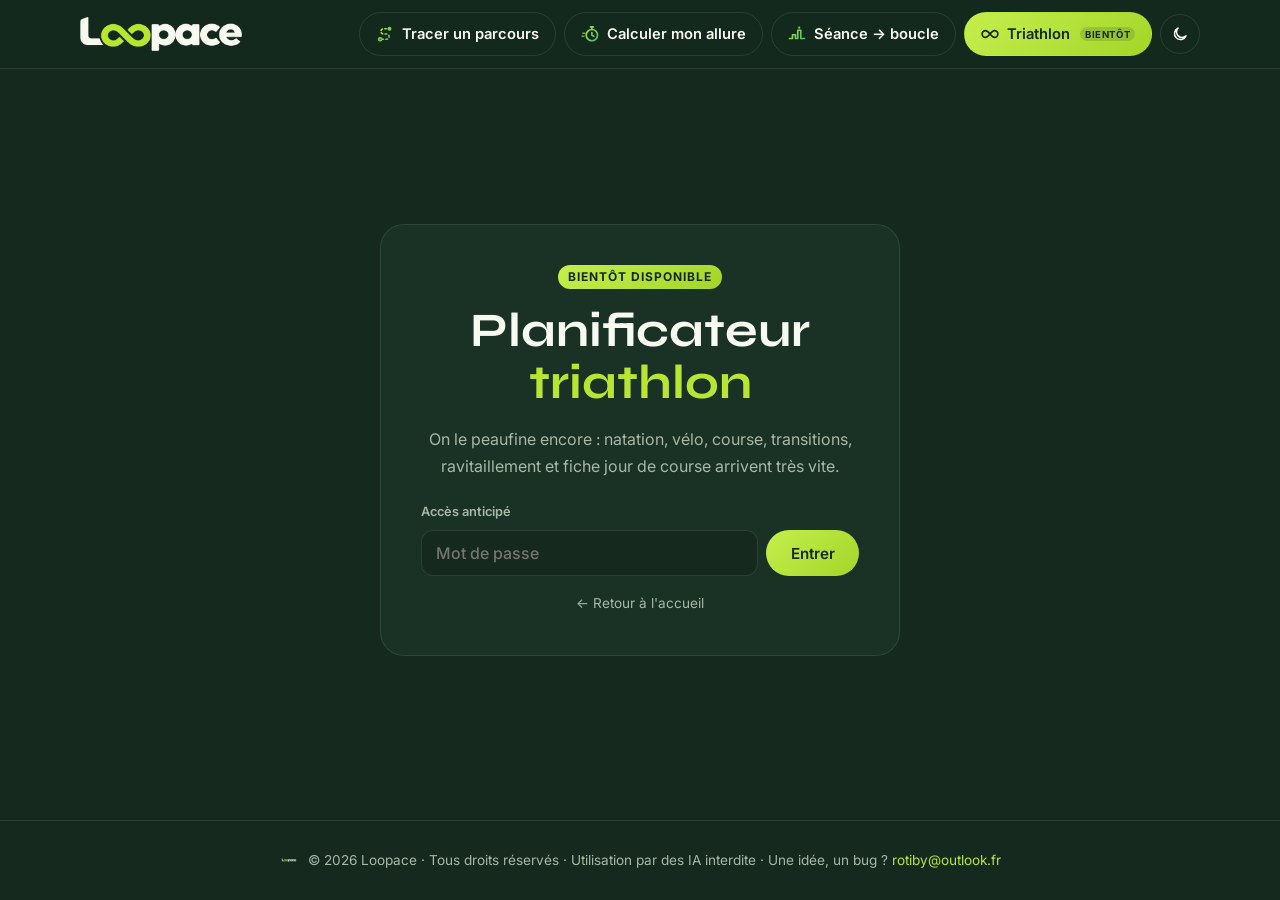
<file: triathlon.html>
<!doctype html>
<html lang="fr">
<head>
  <meta charset="utf-8">
  <meta name="viewport" content="width=device-width, initial-scale=1">
  <!-- Pas d'utilisation par les IA : robots d'IA refusés et droits de fouille de données réservés (UE 2019/790, art. 4) -->
  <meta name="robots" content="noindex, nofollow, noai, noimageai">
  <meta name="tdm-reservation" content="1">
  <title>Planificateur triathlon — Loopace</title>
  <meta name="description" content="Planifie ton triathlon : natation, transitions, vélo et course. Temps de chaque discipline, temps total et heure d'arrivée, dénivelé de tes parcours compris. Gratuit.">
  <!-- Vignette de partage (WhatsApp, Facebook, X, LinkedIn…) -->
  <meta property="og:type" content="website">
  <meta property="og:site_name" content="Loopace">
  <meta property="og:locale" content="fr_FR">
  <meta property="og:title" content="Planificateur triathlon — Loopace">
  <meta property="og:description" content="Planifie ton triathlon : natation, transitions, vélo et course. Temps de chaque discipline, temps total et heure d'arrivée, dénivelé de tes parcours compris. Gratuit.">
  <meta property="og:url" content="https://rmartin86580.github.io/loopace/triathlon.html">
  <meta property="og:image" content="https://rmartin86580.github.io/loopace/assets/og/triathlon.png">
  <meta property="og:image:width" content="1200">
  <meta property="og:image:height" content="630">
  <meta property="og:image:alt" content="Planificateur triathlon — Loopace">
  <meta name="twitter:card" content="summary_large_image">
  <link rel="icon" type="image/png" sizes="32x32" href="assets/loopace-icone-32.png">
  <link rel="icon" type="image/png" sizes="192x192" href="assets/loopace-icone-192.png">
  <link rel="apple-touch-icon" href="assets/loopace-icone-180.png">
  <link rel="preconnect" href="https://fonts.googleapis.com">
  <link rel="preconnect" href="https://fonts.gstatic.com" crossorigin>
  <link href="https://fonts.googleapis.com/css2?family=Syne:wght@600;700;800&family=Inter:wght@400;500;600&family=Exo+2:ital,wght@1,900&display=swap" rel="stylesheet">
  <link rel="stylesheet" href="styles.css?v=154">
  <link rel="stylesheet" href="allure.css?v=139">
  <link rel="stylesheet" href="triathlon.css?v=152">
  <!-- Thème couleurs du logo : supprimer cette ligne pour revenir au rose d'origine -->
  <link rel="stylesheet" href="theme-logo.css?v=142">
  <link rel="stylesheet" href="theme-light.css?v=142">
  <script>try { if (localStorage.getItem("loopace-theme") === "light") document.documentElement.dataset.theme = "light"; } catch (e) {}</script>
  <script>
    /* Page en préparation : accès réservé (mot de passe). Simple rideau, pas une vraie protection :
       le code reste lisible dans le dépôt public. Empreinte SHA-256 de « loopace-tri:<mot de passe> ». */
    window.TRI_PASS_HASH = "09b5f080ca298a40ef449a6019e75b28da6bcda7be8de429cc538517830bf227";
    try {
      if (localStorage.getItem("loopace-tri-access") !== window.TRI_PASS_HASH) document.documentElement.classList.add("tri-locked");
    } catch { document.documentElement.classList.add("tri-locked"); }
  </script>
</head>
<body class="page-tool">
  <svg width="0" height="0" style="position:absolute" aria-hidden="true"><defs><linearGradient id="lpGrad" gradientUnits="userSpaceOnUse" x1="2" y1="3" x2="22" y2="21"><stop offset="0" style="stop-color:var(--pink)"/><stop offset="1" style="stop-color:var(--lilac)"/></linearGradient></defs></svg>

  <header class="nav" id="nav">
    <a href="index.html" class="nav__brand" aria-label="Loopace — accueil">
      <span class="logo"><img class="logo__img logo__img--on-dark" src="assets/loopace-logo-clair.png" alt="Loopace" width="502" height="104"><img class="logo__img logo__img--on-light" src="assets/loopace-logo-sombre.png" alt="" width="502" height="104"></span>
    </a>
    <nav class="nav__links" aria-label="Outils">
      <a href="parcours.html" title="Tracer un parcours" class="nav__link"><svg class="ico" viewBox="0 0 24 24" fill="none" stroke="url(#lpGrad)" stroke-width="2.2" stroke-linecap="round" stroke-linejoin="round" aria-hidden="true"><path d="M7.5 19H14a3.5 3.5 0 0 0 0-7h-4a3.5 3.5 0 0 1 0-7h5.5" stroke-dasharray="2.4 3.2"/><circle cx="5.5" cy="19" r="2"/><circle cx="18" cy="5" r="2.6" class="ico-dot" fill="url(#lpGrad)" stroke="none"/></svg><span class="nav__full">Tracer un parcours</span><span class="nav__short">Parcours</span></a>
      <a href="allure.html" title="Calculer mon allure" class="nav__link"><svg class="ico" viewBox="0 0 24 24" fill="none" stroke="url(#lpGrad)" stroke-width="2.2" stroke-linecap="round" stroke-linejoin="round" aria-hidden="true"><g transform="translate(1.5 0)"><circle cx="13" cy="13.5" r="7.5"/><path d="M13 10v3.5l2.5 1.5M11 2.5h4M13 2.5V6"/><path d="M1 11h2.5M0 15h2.5" opacity=".7"/></g></svg><span class="nav__full">Calculer mon allure</span><span class="nav__short">Allure</span></a>
      <a href="seance.html" title="Séance → boucle" class="nav__link"><svg class="ico" viewBox="0 0 24 24" fill="none" stroke="url(#lpGrad)" stroke-width="2.2" stroke-linecap="round" stroke-linejoin="round" aria-hidden="true"><path d="M2 18h4v-5h4v5h3V7h4v11h5"/><circle cx="15" cy="3.5" r="1.4" class="ico-dot" fill="url(#lpGrad)" stroke="none"/></svg><span class="nav__full">Séance → boucle</span><span class="nav__short">Séance</span></a>
      <a href="triathlon.html" title="Planificateur triathlon (bientôt)" class="nav__link is-active" aria-current="page"><svg class="ico" viewBox="0 0 24 24" fill="none" stroke="url(#lpGrad)" stroke-width="2.2" stroke-linecap="round" stroke-linejoin="round" aria-hidden="true"><path d="M12 12c-2.2-2.8-3.8-4.5-6-4.5a4.5 4.5 0 0 0 0 9c2.2 0 3.8-1.7 6-4.5zm0 0c2.2 2.8 3.8 4.5 6 4.5a4.5 4.5 0 0 0 0-9c-2.2 0-3.8 1.7-6 4.5z"/></svg><span class="nav__full">Triathlon</span><span class="nav__short">Tri</span><em class="nav__soon">Bientôt</em></a>
    </nav>
  </header>

  <main>
    <!-- Écran « Bientôt disponible » (accès anticipé par mot de passe) -->
    <section class="tri-gate" id="triGate" aria-labelledby="triGateTitle">
      <div class="tri-gate__card">
        <span class="tri-gate__soon">Bientôt disponible</span>
        <h1 id="triGateTitle">Planificateur <span class="grad">triathlon</span></h1>
        <p>On le peaufine encore : natation, vélo, course, transitions, ravitaillement et fiche jour de course arrivent très vite.</p>
        <form class="tri-gate__form" id="triGateForm">
          <label for="triGatePass">Accès anticipé</label>
          <div class="tri-gate__row">
            <input id="triGatePass" type="password" autocomplete="current-password" placeholder="Mot de passe">
            <button class="btn" type="submit">Entrer</button>
          </div>
          <p class="tri-gate__error" id="triGateError" role="alert" hidden>Mot de passe incorrect.</p>
        </form>
        <a class="tri-gate__back" href="index.html">← Retour à l'accueil</a>
      </div>
    </section>
    <section class="tool-hero">
      <div class="container">
        <p class="eyebrow">Outil</p>
        <h1>Planificateur <span class="grad">triathlon</span></h1>
        <p>Choisis ton format, renseigne tes allures ou tes temps : on calcule le reste, ton temps total et ton heure d'arrivée.</p>
      </div>
    </section>

    <section class="container tri">
      <!-- 1. Format -->
      <div class="card tri-block">
        <h2><span class="tri-step">1</span> Format</h2>
        <div class="tri-formats" id="formats" role="group" aria-label="Format de la course"></div>
        <p class="card__hint tri-format-note" id="formatNote" role="status" hidden></p>
      </div>

      <!-- 2. Les 5 étapes -->
      <div class="card tri-block">
        <h2><span class="tri-step">2</span> Tes allures ou tes temps</h2>
        <div class="tri-goal">
          <div class="tri-goal__text">
            <strong>Tu vises un temps total ?</strong>
            <span>On le répartit entre natation, vélo et course (transitions comprises).</span>
          </div>
          <div class="field">
            <label for="goalTotal">Temps total visé</label>
            <div class="field__input"><input id="goalTotal" type="text" inputmode="numeric" autocomplete="off" placeholder="2:45:00"></div>
          </div>
          <div class="field">
            <label for="goalProfile">Ton profil</label>
            <div class="field__input field__input--select">
              <select id="goalProfile">
                <option value="current">Mes allures actuelles</option>
                <option value="even">Équilibré</option>
                <option value="swim">Plutôt nageur</option>
                <option value="bike">Plutôt cycliste</option>
                <option value="run">Plutôt coureur</option>
              </select>
            </div>
          </div>
          <button type="button" class="btn" id="goalBtn">Répartir</button>
          <p class="card__hint tri-goal__msg" id="goalMsg" role="status"></p>
        </div>
        <div class="tri-legs">
          <div class="tri-legs__head" aria-hidden="true">
            <span></span><span>Distance</span><span>Allure / vitesse</span><span>Temps</span><span>Parcours</span>
          </div>

          <div class="tri-leg" data-leg="swim">
            <div class="tri-leg__name">
              <span class="tri-leg__icon"><svg class="ico ico--fill" viewBox="0 0 24 24" fill="url(#lpGrad)" aria-hidden="true"><circle cx="16.5" cy="5.5" r="2.5"/><path d="M8.67 12c.56 0 .78-.13 1.15-.36.46-.27 1.08-.64 2.19-.64 1.11 0 1.73.37 2.18.64.37.22.6.36 1.15.36s.78-.13 1.15-.36c.12-.07.26-.15.41-.23L10.48 5C8.93 3.45 7.5 2.99 5 3v2.5c1.82-.01 2.89.39 4 1.5l1 1-3.25 3.25c.31.12.56.27.77.39.37.23.59.36 1.15.36z"/><path d="M22 16.5c-1.11 0-1.73-.37-2.18-.64-.37-.22-.6-.36-1.15-.36-.56 0-.78.13-1.15.36-.45.27-1.07.64-2.18.64s-1.73-.37-2.18-.64c-.37-.22-.6-.36-1.15-.36-.56 0-.78.13-1.15.36-.45.27-1.07.64-2.18.64s-1.73-.37-2.18-.64c-.37-.22-.6-.36-1.15-.36s-.78.13-1.15.36c-.47.27-1.09.64-2.2.64v-2c.56 0 .78-.13 1.15-.36.45-.27 1.07-.64 2.18-.64s1.73.37 2.18.64c.37.22.6.36 1.15.36.56 0 .78-.13 1.15-.36.45-.27 1.07-.64 2.18-.64s1.73.37 2.18.64c.37.22.6.36 1.15.36s.78-.13 1.15-.36c.45-.27 1.07-.64 2.18-.64s1.73.37 2.18.64c.37.22.6.36 1.15.36v2zM22 21c-1.11 0-1.73-.37-2.18-.64-.37-.22-.6-.36-1.15-.36-.56 0-.78.13-1.15.36-.46.27-1.07.64-2.18.64s-1.73-.37-2.18-.64c-.37-.22-.6-.36-1.15-.36-.56 0-.78.13-1.15.36-.46.27-1.08.64-2.19.64-1.11 0-1.73-.37-2.18-.64-.37-.23-.6-.36-1.15-.36s-.78.13-1.15.36c-.46.27-1.08.64-2.19.64v-2c.56 0 .78-.13 1.15-.36.46-.27 1.08-.64 2.19-.64s1.73.37 2.18.64c.37.23.59.36 1.15.36.56 0 .78-.13 1.15-.36.46-.27 1.08-.64 2.19-.64 1.11 0 1.73.37 2.18.64.37.22.6.36 1.15.36s.78-.13 1.15-.36c.45-.27 1.07-.64 2.18-.64s1.73.37 2.18.64c.37.23.59.36 1.15.36v2z"/></svg></span>
              <strong>Natation</strong>
            </div>
            <div class="field">
              <label for="swimDist">Distance</label>
              <div class="field__input"><input id="swimDist" type="text" inputmode="numeric" autocomplete="off"><em>m</em></div>
            </div>
            <div class="field">
              <label for="swimPace">Allure</label>
              <div class="field__input"><input id="swimPace" type="text" inputmode="numeric" autocomplete="off" placeholder="2:00"><em>/100 m</em></div>
            </div>
            <div class="field field--time">
              <label for="swimTime">Temps</label>
              <div class="field__input"><input id="swimTime" type="text" inputmode="numeric" autocomplete="off" placeholder="30:00"></div>
            </div>
            <div class="tri-leg__spacer"></div>
          </div>

          <div class="tri-leg tri-leg--transition" data-leg="t1">
            <div class="tri-leg__name">
              <span class="tri-leg__icon tri-leg__icon--t">T1</span>
              <strong>Transition 1</strong>
            </div>
            <div class="tri-leg__spacer"></div>
            <div class="tri-leg__spacer"></div>
            <div class="field field--time">
              <label for="t1Time">Temps</label>
              <div class="field__input"><input id="t1Time" type="text" inputmode="numeric" autocomplete="off" placeholder="2:00"></div>
            </div>
            <div class="tri-leg__spacer"></div>
          </div>

          <div class="tri-leg" data-leg="bike">
            <div class="tri-leg__name">
              <span class="tri-leg__icon"><svg class="ico ico--fill" viewBox="0 0 24 24" fill="url(#lpGrad)" stroke="url(#lpGrad)" stroke-width="2.2" stroke-linecap="round" aria-hidden="true"><path d="M15.5 5.5c1.1 0 2-.9 2-2s-.9-2-2-2-2 .9-2 2 .9 2 2 2zM5 12c-2.8 0-5 2.2-5 5s2.2 5 5 5 5-2.2 5-5-2.2-5-5-5zm0 8.5c-1.9 0-3.5-1.6-3.5-3.5s1.6-3.5 3.5-3.5 3.5 1.6 3.5 3.5-1.6 3.5-3.5 3.5zm5.8-10 2.4-2.4.8.8c1.3 1.3 3 2.1 5.1 2.1V9c-1.5 0-2.7-.6-3.6-1.5l-1.9-1.9c-.5-.4-1-.6-1.6-.6s-1.1.2-1.4.6L7.8 8.4c-.4.4-.6.9-.6 1.4 0 .6.2 1.1.6 1.4L11 14v5h2v-6.2l-2.2-2.3zM19 12c-2.8 0-5 2.2-5 5s2.2 5 5 5 5-2.2 5-5-2.2-5-5-5zm0 8.5c-1.9 0-3.5-1.6-3.5-3.5s1.6-3.5 3.5-3.5 3.5 1.6 3.5 3.5-1.6 3.5-3.5 3.5z" stroke="none" transform="translate(3.6 2.8) scale(.85)"/><path d="M1 8.5h3M0 12h3" fill="none" opacity=".7"/></svg></span>
              <strong>Vélo</strong>
            </div>
            <div class="field">
              <label for="bikeDist">Distance</label>
              <div class="field__input"><input id="bikeDist" type="text" inputmode="decimal" autocomplete="off"><em>km</em></div>
            </div>
            <div class="field">
              <label for="bikeSpeed">Vitesse sur le plat</label>
              <div class="field__input"><input id="bikeSpeed" type="text" inputmode="decimal" autocomplete="off" placeholder="30"><em>km/h</em></div>
            </div>
            <div class="field field--time">
              <label for="bikeTime">Temps</label>
              <div class="field__input"><input id="bikeTime" type="text" inputmode="numeric" autocomplete="off" placeholder="1:20:00"></div>
            </div>
            <div class="field">
              <label for="bikeRoute">Parcours</label>
              <div class="field__input field__input--select"><select id="bikeRoute"></select></div>
              <small id="bikeRouteInfo"></small>
              <button type="button" class="route-import__link js-route-import" data-leg="bike">Importer un GPX</button>
              <small class="route-import__msg" id="bikeImportMsg" role="status" hidden></small>
            </div>
          </div>

          <div class="tri-leg tri-leg--transition" data-leg="t2">
            <div class="tri-leg__name">
              <span class="tri-leg__icon tri-leg__icon--t">T2</span>
              <strong>Transition 2</strong>
            </div>
            <div class="tri-leg__spacer"></div>
            <div class="tri-leg__spacer"></div>
            <div class="field field--time">
              <label for="t2Time">Temps</label>
              <div class="field__input"><input id="t2Time" type="text" inputmode="numeric" autocomplete="off" placeholder="1:00"></div>
            </div>
            <div class="tri-leg__spacer"></div>
          </div>

          <div class="tri-leg" data-leg="run">
            <div class="tri-leg__name">
              <span class="tri-leg__icon"><svg class="ico ico--fill" viewBox="0 0 24 24" fill="url(#lpGrad)" stroke="url(#lpGrad)" stroke-width="2.2" stroke-linecap="round" aria-hidden="true"><path d="M13.49 5.48c1.1 0 2-.9 2-2s-.9-2-2-2-2 .9-2 2 .9 2 2 2zm-3.6 13.9 1-4.4 2.1 2v6h2v-7.5l-2.1-2 .6-3c1.3 1.5 3.3 2.5 5.5 2.5v-2c-1.9 0-3.5-1-4.3-2.4l-1-1.6c-.4-.6-1-1-1.7-1-.3 0-.5.1-.8.1l-5.2 2.2v4.7h2v-3.4l1.8-.7-1.6 8.1-4.9-1-.4 2 7 1.4z" stroke="none" transform="translate(2.5 0)"/><path d="M1 9.5h3M0 13.5h3" fill="none" opacity=".7"/></svg></span>
              <strong>Course à pied</strong>
            </div>
            <div class="field">
              <label for="runDist">Distance</label>
              <div class="field__input"><input id="runDist" type="text" inputmode="decimal" autocomplete="off"><em>km</em></div>
            </div>
            <div class="field">
              <label for="runPace">Allure sur le plat</label>
              <div class="field__input"><input id="runPace" type="text" inputmode="numeric" autocomplete="off" placeholder="5:00"><em>/km</em></div>
            </div>
            <div class="field field--time">
              <label for="runTime">Temps</label>
              <div class="field__input"><input id="runTime" type="text" inputmode="numeric" autocomplete="off" placeholder="50:00"></div>
            </div>
            <div class="field">
              <label for="runRoute">Parcours</label>
              <div class="field__input field__input--select"><select id="runRoute"></select></div>
              <small id="runRouteInfo"></small>
              <button type="button" class="route-import__link js-route-import" data-leg="run">Importer un GPX</button>
              <small class="route-import__msg" id="runImportMsg" role="status" hidden></small>
            </div>
          </div>
        </div>
        <p class="card__hint tri-note">Remplis l'allure <strong>ou</strong> le temps : l'autre se calcule tout seul. Parcours : choisis un parcours créé dans l'outil <a href="parcours.html">Parcours</a> ou importe le GPX de ta course pour reprendre sa distance et tenir compte de son dénivelé.</p>
      </div>

      <!-- 3. Résultat -->
      <div class="card tri-block tri-result">
        <h2><span class="tri-step">3</span> Ta course</h2>
        <div class="tri-result__top">
          <div class="result tri-total">
            <span class="result__label">Temps total</span>
            <strong class="result__main" id="totalTime">—</strong>
            <div class="result__extra" id="totalExtra"></div>
          </div>
          <div class="tri-clock">
            <div class="field">
              <label for="startTime">Heure de départ</label>
              <div class="field__input"><input id="startTime" type="time" value="09:00"></div>
            </div>
            <div class="tri-clock__arrival">
              <span>Arrivée prévue</span>
              <strong id="arrival">—</strong>
            </div>
          </div>
        </div>

        <!-- Bilan par discipline -->
        <div class="tri-sum" id="triSum"></div>
        <!-- Frise : la part de chaque étape -->
        <div class="tri-bar" id="triBar" aria-hidden="true"></div>

        <div class="table-wrap tri-table">
          <table>
            <thead><tr><th>Étape</th><th>Temps</th><th>Passage</th><th>Heure</th></tr></thead>
            <tbody id="triSplits"></tbody>
          </table>
        </div>
        <div class="tri-actions">
          <button class="btn" id="triBandBtn" disabled>
            <svg class="ico" viewBox="0 0 24 24" fill="none" stroke="url(#lpGrad)" stroke-width="2.2" stroke-linecap="round" stroke-linejoin="round" aria-hidden="true"><rect x="7" y="2" width="10" height="20" rx="3"/><path d="M10 7h4M10 11h4M10 15h4"/></svg>
            Mon bracelet
          </button>
          <button class="btn btn--ghost" id="sheetBtn" disabled>
            <svg class="ico" viewBox="0 0 24 24" fill="none" stroke="url(#lpGrad)" stroke-width="2.2" stroke-linecap="round" stroke-linejoin="round" aria-hidden="true"><path d="M6 3h8l4 4v14H6z"/><path d="M14 3v4h4M9 12h6M9 16h6"/></svg>
            Fiche jour de course
          </button>
          <button class="btn btn--ghost" id="shareBtn" disabled>
            <svg class="ico" viewBox="0 0 24 24" fill="none" stroke="url(#lpGrad)" stroke-width="2.2" stroke-linecap="round" stroke-linejoin="round" aria-hidden="true"><path d="M10 14a4 4 0 0 0 5.66 0l3-3a4 4 0 0 0-5.66-5.66l-1 1"/><path d="M14 10a4 4 0 0 0-5.66 0l-3 3a4 4 0 0 0 5.66 5.66l1-1"/></svg>
            Partager mon plan
          </button>
        </div>
        <p class="card__hint tri-share-msg" id="shareMsg" role="status" hidden></p>
      </div>

      <!-- 4. Passages détaillés -->
      <div class="card tri-block tri-detail">
        <h2><span class="tri-step">4</span> Tes passages au km</h2>
        <div class="tri-detail__bar">
          <div class="seg" role="group" aria-label="Discipline" id="detailLeg">
            <button type="button" data-leg="bike" aria-pressed="true"><svg class="ico ico--fill" viewBox="0 0 24 24" fill="url(#lpGrad)" stroke="url(#lpGrad)" stroke-width="2.2" stroke-linecap="round" aria-hidden="true"><path d="M15.5 5.5c1.1 0 2-.9 2-2s-.9-2-2-2-2 .9-2 2 .9 2 2 2zM5 12c-2.8 0-5 2.2-5 5s2.2 5 5 5 5-2.2 5-5-2.2-5-5-5zm0 8.5c-1.9 0-3.5-1.6-3.5-3.5s1.6-3.5 3.5-3.5 3.5 1.6 3.5 3.5-1.6 3.5-3.5 3.5zm5.8-10 2.4-2.4.8.8c1.3 1.3 3 2.1 5.1 2.1V9c-1.5 0-2.7-.6-3.6-1.5l-1.9-1.9c-.5-.4-1-.6-1.6-.6s-1.1.2-1.4.6L7.8 8.4c-.4.4-.6.9-.6 1.4 0 .6.2 1.1.6 1.4L11 14v5h2v-6.2l-2.2-2.3zM19 12c-2.8 0-5 2.2-5 5s2.2 5 5 5 5-2.2 5-5-2.2-5-5-5zm0 8.5c-1.9 0-3.5-1.6-3.5-3.5s1.6-3.5 3.5-3.5 3.5 1.6 3.5 3.5-1.6 3.5-3.5 3.5z" stroke="none" transform="translate(3.6 2.8) scale(.85)"/><path d="M1 8.5h3M0 12h3" fill="none" opacity=".7"/></svg>Vélo</button>
            <button type="button" data-leg="run" aria-pressed="false"><svg class="ico ico--fill" viewBox="0 0 24 24" fill="url(#lpGrad)" stroke="url(#lpGrad)" stroke-width="2.2" stroke-linecap="round" aria-hidden="true"><path d="M13.49 5.48c1.1 0 2-.9 2-2s-.9-2-2-2-2 .9-2 2 .9 2 2 2zm-3.6 13.9 1-4.4 2.1 2v6h2v-7.5l-2.1-2 .6-3c1.3 1.5 3.3 2.5 5.5 2.5v-2c-1.9 0-3.5-1-4.3-2.4l-1-1.6c-.4-.6-1-1-1.7-1-.3 0-.5.1-.8.1l-5.2 2.2v4.7h2v-3.4l1.8-.7-1.6 8.1-4.9-1-.4 2 7 1.4z" stroke="none" transform="translate(2.5 0)"/><path d="M1 9.5h3M0 13.5h3" fill="none" opacity=".7"/></svg>Course</button>
          </div>
          <div class="tri-detail__step">
            <span>Passage tous les</span>
            <div class="chips chips--step" id="detailStep" role="group" aria-label="Passage tous les"></div>
          </div>
        </div>
        <p class="card__hint" id="detailHint"></p>
        <div class="table-wrap tri-table">
          <table>
            <thead><tr><th>Km</th><th id="detailPaceHead">Vitesse</th><th id="detailLegHead">Temps vélo</th><th>Passage</th><th>Heure</th></tr></thead>
            <tbody id="detailRows"></tbody>
          </table>
        </div>
      </div>

      <!-- 5. Ravitaillement -->
      <div class="card tri-block tri-fuel">
        <h2><span class="tri-step">5</span> Ton ravitaillement</h2>
        <div class="tri-detail__step">
          <span>Météo prévue</span>
          <div class="chips chips--step" id="fuelHeat" role="group" aria-label="Météo prévue">
            <button type="button" data-heat="cool" aria-pressed="false">Fraîche</button>
            <button type="button" data-heat="mild" aria-pressed="true">Normale</button>
            <button type="button" data-heat="hot" aria-pressed="false">Chaude</button>
          </div>
        </div>
        <div class="tri-fuel__stats" id="fuelStats"></div>
        <ol class="tri-fuel__list" id="fuelList"></ol>
        <p class="card__hint">Repères généraux pour un sportif amateur, à adapter à ton poids et à tes sensations. Teste toujours ta nutrition à l'entraînement : rien de nouveau le jour de la course.</p>
      </div>
    </section>
  </main>

  <!-- Bracelet d'allure -->
  <dialog class="band-modal" id="bandModal" aria-labelledby="bandTitle">
    <div class="band-modal__head">
      <div>
        <p class="eyebrow">Bracelet d'allure</p>
        <h2 id="bandTitle">Emporte ton plan de triathlon</h2>
      </div>
      <button class="icon-btn" id="bandClose" aria-label="Fermer">✕</button>
    </div>
    <div class="band-part">
      <span>Quel bracelet ?</span>
      <div class="seg seg--small" id="bandPart" role="group" aria-label="Quel bracelet">
        <button type="button" data-part="all" aria-pressed="true">Toute la course</button>
        <button type="button" data-part="bike" aria-pressed="false">Vélo · à coller sur le cadre</button>
        <button type="button" data-part="run" aria-pressed="false">Course · au poignet</button>
      </div>
    </div>
    <div class="band-grid">
      <section class="band-option">
        <div class="band-preview band-preview--band" id="bandPreview"></div>
        <div class="band-option__text">
          <h3>À imprimer</h3>
          <p>Une bande de <span id="bandSize"></span> à découper et scotcher au poignet ou à l'avant-bras. Imprime à <strong>100 %</strong> (taille réelle).</p>
          <div class="band-option__actions">
            <button class="btn" id="bandPrint">Imprimer</button>
            <button class="btn btn--ghost" id="bandDownload">Télécharger l'image</button>
          </div>
        </div>
      </section>
      <section class="band-option">
        <div class="band-preview band-preview--wall" id="wallPreview"></div>
        <div class="band-option__text">
          <h3>Fond d'écran</h3>
          <p>Mets-le en fond d'écran de verrouillage : tes passages en un coup d'œil pendant la course. ▲ montée, ▼ descente.</p>
          <div class="band-option__actions">
            <button class="btn" id="wallDownload">Télécharger l'image</button>
          </div>
        </div>
      </section>
    </div>
  </dialog>

  <footer class="footer">
    <img src="assets/loopace-icone-192.png" alt="" width="22" height="22" class="foot-icon">
    <span>© <span id="year"></span> Loopace · Tous droits réservés · Utilisation par des IA interdite · Une idée, un bug&nbsp;? <a href="mailto:rotiby@outlook.fr">rotiby@outlook.fr</a><span class="tri-gate__lockwrap"> · <button type="button" class="tri-gate__lock" id="triGateLock">Verrouiller l'accès anticipé</button></span></span>
  </footer>

  <script src="script.js?v=154"></script>
  <script>
    // Accès anticipé : on compare l'empreinte du mot de passe tapé, puis on s'en souvient dans ce navigateur
    (function () {
      const form = document.getElementById("triGateForm");
      form.addEventListener("submit", async (e) => {
        e.preventDefault();
        const pass = document.getElementById("triGatePass").value;
        const bytes = await crypto.subtle.digest("SHA-256", new TextEncoder().encode(`loopace-tri:${pass}`));
        const hash = [...new Uint8Array(bytes)].map((b) => b.toString(16).padStart(2, "0")).join("");
        if (hash !== window.TRI_PASS_HASH) {
          document.getElementById("triGateError").hidden = false;
          return;
        }
        document.getElementById("triGateError").hidden = true;
        document.getElementById("triGatePass").value = "";
        try { localStorage.setItem("loopace-tri-access", hash); } catch { /* stockage indisponible */ }
        document.documentElement.classList.remove("tri-locked");
        window.scrollTo(0, 0);
      });
      document.getElementById("triGateLock")?.addEventListener("click", () => {
        try { localStorage.removeItem("loopace-tri-access"); } catch { /* stockage indisponible */ }
        document.documentElement.classList.add("tri-locked");
        window.scrollTo(0, 0);
      });
    })();
  </script>
  <script src="fit.js?v=150"></script>
  <script src="route-file.js?v=151"></script>
  <script src="triathlon.js?v=152"></script>
  <script src="band.js?v=130"></script>
</body>
</html>
</file>
<file: styles.css>
/* ===== DA Loopace : vert sombre & citron (couleurs finales dans theme-logo.css) ===== */
:root {
  --black: #15291F;
  --black-2: #1a3126;
  --black-3: #20392d;
  --line: rgba(247, 250, 239, .1);
  --text: #F7FAEF;
  --muted: #a9b7a6;
  --pink: #B7E532;          /* citron vert du logo */
  --lilac: #4cb873;         /* vert moyen */
  --grad: linear-gradient(135deg, var(--pink) 0%, var(--lilac) 100%);
  --grad-text: var(--grad);          /* dégradé utilisé sur du texte */
  --accent-rgb: 183, 229, 50;        /* = --pink, pour les transparences rgba() */
  --accent2-rgb: 76, 184, 115;       /* = --lilac */
  --on-accent: var(--black);         /* texte posé sur un fond d'accent */
  --radius: 18px;
  --font-display: "Syne", system-ui, sans-serif;
  --font-body: "Inter", system-ui, sans-serif;
}

*,
*::before,
*::after { box-sizing: border-box; }

html { scroll-behavior: smooth; }

body {
  margin: 0;
  background: var(--black);
  color: var(--text);
  font-family: var(--font-body);
  line-height: 1.65;
  -webkit-font-smoothing: antialiased;
  overflow-x: hidden;
}

img { display: block; max-width: 100%; }
a { color: inherit; text-decoration: none; }

h1, h2, h3 { font-family: var(--font-display); line-height: 1.1; margin: 0 0 .5em; }
h2 { font-size: clamp(2rem, 5vw, 3.4rem); letter-spacing: -0.02em; }
h3 { font-size: 1.3rem; }
p { margin: 0 0 1em; color: var(--muted); }

::selection { background: var(--pink); color: var(--on-accent); }

.container { width: min(1120px, 100% - 32px); margin-inline: auto; }

.grad {
  background: var(--grad-text);
  -webkit-background-clip: text;
  background-clip: text;
  color: transparent;
}

.eyebrow {
  display: inline-block;
  font-size: .8rem;
  font-weight: 600;
  letter-spacing: .2em;
  text-transform: uppercase;
  color: var(--pink);
  margin-bottom: 1rem;
}

/* ===== Boutons ===== */
.btn {
  display: inline-flex;
  align-items: center;
  justify-content: center;
  padding: .9em 1.6em;
  border-radius: 999px;
  background: var(--grad);
  color: var(--on-accent);
  font-weight: 600;
  transition: transform .25s, box-shadow .25s;
}
.btn:hover {
  transform: translateY(-2px);
  box-shadow: 0 10px 30px -8px rgba(var(--accent-rgb), .6);
}
.btn--ghost {
  background: transparent;
  color: var(--text);
  border: 1px solid var(--line);
}
.btn--ghost:hover { border-color: var(--pink); box-shadow: none; }
.btn--small { padding: .55em 1.2em; font-size: .9rem; }
.btn--big { font-size: clamp(1rem, 3vw, 1.4rem); padding: 1em 2em; }

/* ===== Navigation : logo + les deux outils, toujours visibles ===== */
.nav {
  position: fixed;
  inset: 0 0 auto 0;
  z-index: 50;
  display: flex;
  align-items: center;
  justify-content: space-between;
  gap: 16px;
  padding: 12px max(16px, calc((100% - 1120px) / 2));
  background: rgba(21, 41, 31, .88);
  backdrop-filter: blur(14px);
  -webkit-backdrop-filter: blur(14px);
  border-bottom: 1px solid var(--line);
}
.nav__brand { display: flex; flex-direction: column; align-items: center; flex: none; }
.nav__brand .logo { font-size: 1.75rem; }
.nav__links { display: flex; align-items: center; gap: 8px; }
.nav__link {
  display: inline-flex; align-items: center; gap: 8px;
  padding: 9px 16px;
  border-radius: 999px;
  border: 1px solid var(--line);
  color: var(--text);
  font-size: .92rem; font-weight: 600;
  white-space: nowrap;
  transition: border-color .2s, background .2s, color .2s;
}
.nav__link svg { width: 18px; height: 18px; flex: none; color: var(--pink); }
.nav__link:hover { border-color: rgba(var(--accent-rgb), .6); background: rgba(var(--accent-rgb), .08); }
.nav__link.is-active { background: var(--grad); border-color: transparent; color: var(--on-accent); }
.nav__link.is-active svg { color: currentColor; }
.nav__short { display: none; }

/* ===== Sections ===== */
.section { padding: clamp(80px, 12vw, 140px) 0; position: relative; }
.section--alt { border-block: 1px solid var(--line); } /* même fond que le reste de la page */


/* ===== Footer ===== */
.footer {
  display: flex; align-items: center; justify-content: center; gap: 10px;
  padding: 28px 16px;
  border-top: 1px solid var(--line);
  color: var(--muted);
  font-size: .85rem;
}
.footer img { width: 18px; height: auto; }
.footer a { color: var(--pink); }

/* ===== Animations ===== */
.reveal { opacity: 0; transform: translateY(24px); transition: opacity .8s ease, transform .8s ease; }
.reveal.is-visible { opacity: 1; transform: none; }

@keyframes float { 50% { transform: translateY(-12px); } }
@keyframes pulse { 50% { opacity: .6; scale: 1.08; } }
@keyframes drift { to { transform: scale(1.08) translate(-1.5%, 1%); } }

@media (prefers-reduced-motion: reduce) {
  *, *::before, *::after { animation: none !important; transition: none !important; }
  .reveal { opacity: 1; transform: none; }
}


/* ===== Logo : L + la boucle infinie + PACE ===== */
.logo {
  display: inline-flex;
  align-items: center;
  font-family: "Exo 2", var(--font-display);
  font-style: italic;
  font-weight: 900;
  font-size: 1.5rem;
  line-height: 1;
  letter-spacing: .01em;
  color: var(--text);
}
/* Logo du kit : image texte clair (thème sombre) ou texte sombre (thème clair) */
.logo__img { display: block; width: auto; height: 1.2em; }
.logo__img--on-light { display: none; }
.foot-icon { border-radius: 22%; }

/* Écrans moyens : menu un peu resserré pour garder le bouton clair/sombre visible */
@media (max-width: 1120px) {
  .nav__links { gap: 6px; }
  .nav__link { padding: 9px 12px; }
  .nav__full { display: none; }
  .nav__short { display: inline; }
}
@media (max-width: 900px) {
  .nav__links { gap: 4px; }
  .nav .logo { font-size: 1.45rem; }
}
/* Petits écrans : libellés courts, mais toujours visibles */
@media (max-width: 760px) {
  .nav { gap: 10px; }
  .nav .logo { font-size: 1.2rem; }
  .nav__link { padding: 8px 12px; font-size: .85rem; gap: 6px; }
  .nav__full { display: none; }
  .nav__short { display: inline; }
}
/* Très petits écrans : icônes seules, sauf la page en cours qui garde son nom */
@media (max-width: 660px) {
  .nav .logo { font-size: 1.2rem; }
  .nav__link { padding: 9px; }
  .nav__link .nav__short { display: none; }
  .nav__link.is-active { padding: 8px 12px; }
  .nav__link.is-active .nav__short { display: inline; }
}

/* ----- Icônes : dégradé du logo, en blanc sur un fond en dégradé ----- */
.ico { overflow: visible; }
.nav__link.is-active .ico,
.btn:not(.btn--ghost) .ico,
.seg button[aria-pressed="true"] .ico { stroke: currentColor; }
.nav__link.is-active .ico-dot,
.btn:not(.btn--ghost) .ico-dot,
.seg button[aria-pressed="true"] .ico-dot,
.nav__link.is-active .ico--fill,
.btn:not(.btn--ghost) .ico--fill,
.seg button[aria-pressed="true"] .ico--fill { fill: currentColor; }

/* ----- Menus déroulants : liste sombre et lisible (en-têtes de groupe compris) ----- */
select { color-scheme: dark; }
select option,
select optgroup { background-color: var(--black-2); color: var(--text); }
select optgroup { color: var(--pink); font-style: normal; font-weight: 700; }

/* ----- Pastille « Bientôt » dans le menu (page en préparation) ----- */
.nav__soon { margin-left: 2px; padding: .15em .5em; border-radius: 999px; background: rgba(var(--accent-rgb), .15); color: var(--pink); font: 700 .6rem var(--font-body); font-style: normal; letter-spacing: .06em; text-transform: uppercase; }
.nav__link.is-active .nav__soon { background: rgba(21, 41, 31, .15); color: var(--on-accent); }
@media (max-width: 660px) { .nav__soon { display: none; } }
@media (max-width: 370px) {
  .nav .logo { font-size: 1.05rem; }
}

/* ===== Importer un parcours (GPX, TCX, FIT) : Parcours, Allure, Triathlon ===== */
.route-import { display: flex; flex-wrap: wrap; align-items: center; gap: 6px 12px; font-size: .82rem; color: var(--muted); }
.route-import__btn { display: inline-flex; align-items: center; gap: 8px; cursor: pointer; }
.route-import .route-import__btn { padding: .55em 1em; font: 600 .85rem var(--font-body); border: 1px solid var(--line); }
.route-import__btn .ico { width: 18px; height: 18px; }
.route-import__link { display: inline-block; margin-top: 6px; padding: 0; border: 0; background: none; font: 600 .8rem var(--font-body); color: var(--pink); cursor: pointer; text-decoration: underline; text-underline-offset: 3px; }
.route-import__link:hover { text-decoration-thickness: 2px; }
.route-import__msg { display: block; margin: 6px 0 0; font-size: .82rem; color: var(--muted); }
.route-import__msg.is-error { color: #ff8a8a; }
[data-theme="light"] .route-import__msg.is-error { color: var(--error, #c62828); }
.rp-empty__actions { display: flex; flex-wrap: wrap; gap: 10px; justify-content: center; }

/* ===== Fenêtre d'import : glisser-déposer ou parcourir (openImportDialog, script.js) ===== */
.import-dialog {
  width: min(560px, 100% - 32px);
  max-height: calc(100dvh - 32px);
  padding: 0;
  border: 1px solid var(--line);
  border-radius: 24px;
  background: var(--black-2);
  color: var(--text);
  overflow: auto;
}
.import-dialog::backdrop { background: rgba(0, 0, 0, .75); backdrop-filter: blur(6px); }
.import-dialog__body { display: grid; gap: 16px; padding: clamp(18px, 3vw, 28px); }
.import-dialog__head { display: flex; justify-content: space-between; align-items: center; gap: 16px; }
.import-dialog__head h2 { margin: 0; font-size: clamp(1.25rem, 3vw, 1.5rem); }
.import-dialog__close { flex: none; width: 36px; height: 36px; border-radius: 50%; border: 1px solid var(--line); background: transparent; color: var(--text); cursor: pointer; font-size: .9rem; }
.import-dialog__close:hover { border-color: var(--pink); color: var(--pink); }
.import-dialog__intro { margin: 0; color: var(--muted); font-size: .95rem; }
.import-drop {
  display: grid; justify-items: center; gap: 8px;
  padding: 30px 20px;
  border: 2px dashed rgba(var(--accent-rgb), .45);
  border-radius: 18px;
  background: rgba(var(--accent-rgb), .04);
  text-align: center;
  cursor: pointer;
  transition: border-color .2s, background .2s;
}
.import-drop:hover, .import-drop.is-over { border-color: var(--pink); background: rgba(var(--accent-rgb), .1); }
.import-drop.is-busy { opacity: .6; pointer-events: none; }
.import-drop__ico { width: 40px; height: 40px; }
.import-drop strong { font-size: 1.05rem; }
.import-drop > span:not(.btn) { font-size: .82rem; color: var(--muted); }
.import-drop small { font-size: .82rem; color: var(--muted); }
.import-drop__btn { border: 0; font: 600 .9rem var(--font-body); padding: .7em 1.3em; }
.import-drop:focus-within { outline: 2px solid var(--pink); outline-offset: 3px; }
.import-dialog__help { margin: 0; padding-left: 1.1em; display: grid; gap: 6px; font-size: .88rem; color: var(--muted); }
.import-dialog__msg { margin: 0; padding: 10px 14px; border-radius: 12px; background: rgba(var(--accent-rgb), .08); font-size: .88rem; }
.import-dialog__msg.is-error { background: rgba(255, 90, 90, .1); color: #ff8a8a; }
[data-theme="light"] .import-dialog__msg.is-error { color: var(--error, #c62828); }

/* Bandeau : enregistrement bloqué par le navigateur */
.storage-warn { position: fixed; z-index: 60; left: 16px; right: 16px; bottom: 16px; max-width: 760px; margin: 0 auto; display: flex; gap: 12px; align-items: flex-start; padding: 14px 16px; border-radius: 14px; background: var(--black-2); border: 1px solid #ff8a8a; box-shadow: 0 10px 30px rgba(0, 0, 0, .35); }
.storage-warn p { margin: 0; font-size: .9rem; color: var(--text); }
.storage-warn strong { color: #ff8a8a; }
.storage-warn__close { flex: none; width: 32px; height: 32px; border: 0; border-radius: 50%; background: transparent; color: var(--text); font-size: 1.4rem; line-height: 1; cursor: pointer; }
.storage-warn__close:hover { background: rgba(var(--accent-rgb), .12); }
[data-theme="light"] .storage-warn { border-color: var(--error, #c62828); }
[data-theme="light"] .storage-warn strong { color: var(--error, #c62828); }

.nav__link[hidden] { display: none; }
</file>
<file: home.css>
/* =========================================================
   PAGE D'ACCUEIL LOOPACE (complète styles.css)
   ========================================================= */
.page-home .section { padding: clamp(72px, 10vw, 120px) 0; }

.h-head { max-width: 640px; margin: 0 auto 48px; text-align: center; }
.h-head h2 { margin-bottom: .4em; }
.h-head p:last-child { margin: 0; }

.btn--ghost.btn--big { border: 1px solid var(--line); }

/* ===== Hero ===== */
.h-hero {
  position: relative;
  min-height: 100svh;
  display: flex; align-items: center;
  padding: 120px 0 80px;
  overflow: hidden;
  isolation: isolate;
}
.h-hero__bg {
  position: absolute; inset: -5%;
  z-index: -1;
  background: none; /* fond uni : plus de lueur derrière l'accueil */
}
.h-hero__grid {
  display: grid;
  grid-template-columns: minmax(0, 1fr) minmax(0, 1fr);
  gap: clamp(32px, 5vw, 72px);
  align-items: center;
}
.h-hero h1 {
  font-size: clamp(2.6rem, 6vw, 4.6rem);
  letter-spacing: -0.03em;
  line-height: 1.02;
  margin-bottom: .45em;
}
.h-hero__lead { font-size: clamp(1rem, 1.6vw, 1.15rem); max-width: 520px; margin-bottom: 2rem; }
.h-hero__lead strong { color: var(--text); font-weight: 600; }
.h-hero__actions { display: flex; gap: 12px; flex-wrap: wrap; }
.h-hero__actions .btn--big { font-size: 1.02rem; padding: .95em 1.7em; }
.h-hero__proof {
  list-style: none; padding: 0; margin: 2.4rem 0 0;
  display: flex; flex-wrap: wrap; gap: 10px 26px;
  font-size: .85rem; color: var(--muted);
}
.h-hero__proof strong { color: var(--text); margin-right: 4px; }

.h-pill {
  display: inline-flex; align-items: center; gap: 8px;
  padding: 6px 14px;
  border-radius: 999px;
  border: 1px solid rgba(var(--accent-rgb), .4);
  background: rgba(var(--accent-rgb), .08);
  color: var(--text);
  font-size: .8rem; font-weight: 600;
  margin-bottom: 1.4rem;
}
.h-pill span {
  width: 8px; height: 8px; border-radius: 50%;
  background: var(--pink);
  box-shadow: 0 0 0 4px rgba(var(--accent-rgb), .25);
  animation: pulse 2s ease-in-out infinite;
}

/* ----- Maquette animée ----- */
.h-mock { position: relative; padding: 24px 40px 40px 0; }
.h-mock__window {
  border-radius: 20px;
  overflow: hidden;
  border: 1px solid rgba(255, 255, 255, .1);
  background: var(--black-2);
  box-shadow: 0 40px 80px -20px rgba(0, 0, 0, .7), 0 0 0 1px rgba(var(--accent-rgb), .08);
  transform: perspective(1400px) rotateY(-6deg) rotateX(3deg);
}
.h-mock__bar {
  display: flex; align-items: center; gap: 6px;
  padding: 10px 14px;
  border-bottom: 1px solid var(--line);
  background: var(--black-3);
}
.h-mock__bar span { width: 10px; height: 10px; border-radius: 50%; background: #3b5446; }
.h-mock__bar em { margin-left: 10px; font-style: normal; font-size: .72rem; color: var(--muted); }
.h-mock__map {
  position: relative;
  aspect-ratio: 400 / 260;
  background:
    radial-gradient(circle at 60% 40%, rgba(var(--accent-rgb), .12), transparent 60%),
    #1b3327;
}
.h-mock__map svg { position: absolute; inset: 0; width: 100%; height: 100%; }
.h-streets path { fill: none; stroke: rgba(255, 255, 255, .07); stroke-width: 6; stroke-linecap: round; }
.h-route-glow { fill: none; stroke: var(--pink); stroke-width: 14; stroke-opacity: .2; stroke-linecap: round; }
.h-route {
  fill: none;
  stroke: url(#hRoute);
  stroke-width: 4.5;
  stroke-linecap: round;
  stroke-dasharray: 720;
  stroke-dashoffset: 720;
  animation: draw 2.4s .4s ease forwards;
}
.h-start { fill: var(--pink); stroke: #fff; stroke-width: 2.5; }
.h-runner { fill: #fff; stroke: var(--pink); stroke-width: 3; filter: drop-shadow(0 0 6px rgba(var(--accent-rgb), .9)); }
.h-mock__stat {
  position: absolute;
  display: grid;
  padding: 8px 12px;
  border-radius: 12px;
  background: rgba(21, 41, 31, .82);
  backdrop-filter: blur(6px);
  border: 1px solid var(--line);
}
.h-mock__stat span { font-size: .62rem; letter-spacing: .12em; text-transform: uppercase; color: var(--muted); }
.h-mock__stat strong { font-family: var(--font-display); font-size: 1.05rem; }
.h-mock__stat--a { left: 14px; top: 14px; }
.h-mock__stat--b { left: 120px; top: 14px; }
.h-mock__profile { height: 70px; padding: 10px 14px; border-top: 1px solid var(--line); }
.h-mock__profile svg { width: 100%; height: 100%; display: block; }

/* Bracelet flottant */
.h-band {
  position: absolute;
  right: 0; bottom: 0;
  width: 150px;
  border-radius: 14px;
  overflow: hidden;
  background: #fff;
  color: #15291F;
  box-shadow: 0 24px 50px -10px rgba(0, 0, 0, .7);
  transform: rotate(5deg);
  animation: float 6s ease-in-out infinite;
}
.h-band__head { background: #15291F; color: #fff; padding: 8px 12px; border-bottom: 3px solid var(--pink); }
.h-band__head small { display: block; font-size: .6rem; text-transform: uppercase; letter-spacing: .12em; color: #a9b7a6; }
.h-band__head strong { font-family: var(--font-display); font-size: 1.3rem; color: var(--pink); }
.h-band ol { list-style: none; margin: 0; padding: 4px 0; }
.h-band li { display: grid; grid-template-columns: 34px 1fr auto; gap: 6px; padding: 3px 12px; font-size: .72rem; font-variant-numeric: tabular-nums; }
.h-band li:nth-child(odd) { background: #F7FAEF; }
.h-band li span { font-weight: 700; }
.h-band li em { font-style: normal; color: #5b6b60; }
.h-band li b { font-weight: 800; }
.h-band li.up em, .h-band li.up span { color: #c2410c; }
.h-band li.down em, .h-band li.down span { color: #0f766e; }

/* Pastille allure flottante */
.h-chip {
  position: absolute;
  left: -18px; bottom: 60px;
  display: grid;
  padding: 12px 16px;
  border-radius: 16px;
  background: var(--grad);
  color: var(--on-accent);
  box-shadow: 0 20px 40px -10px rgba(var(--accent-rgb), .5);
  animation: float 7s 1s ease-in-out infinite;
}
.h-chip span { font-size: .65rem; font-weight: 700; letter-spacing: .1em; text-transform: uppercase; }
.h-chip strong { font-family: var(--font-display); font-size: 1.5rem; line-height: 1.1; }
.h-chip small { font-size: .8rem; }

/* ===== Outils ===== */
.h-tools {
  display: grid;
  grid-template-columns: repeat(2, minmax(0, 1fr)); /* 4 outils : 2 × 2 */
  gap: 20px;
}
.h-tool {
  display: flex; flex-direction: column;
  border-radius: 22px;
  border: 1px solid var(--line);
  background: var(--black-2);
  overflow: hidden;
  transition: transform .3s, border-color .3s;
}
.h-tool:hover { transform: translateY(-6px); border-color: rgba(var(--accent-rgb), .45); }
.h-tool__visual {
  position: relative;
  height: 170px;
  display: grid; place-items: center;
  overflow: hidden;
  border-bottom: 1px solid var(--line);
  background: radial-gradient(circle at 50% 0%, rgba(var(--accent-rgb), .18), transparent 70%), var(--black-3);
}
.h-tool__visual--map svg { width: 100%; height: 100%; }
.h-streets-sm { fill: none; stroke: rgba(255, 255, 255, .08); stroke-width: 5; stroke-linecap: round; }
.h-route-sm { fill: none; stroke: var(--pink); stroke-width: 4; stroke-linecap: round; filter: drop-shadow(0 0 6px rgba(var(--accent-rgb), .6)); }
.h-pace { display: grid; justify-items: center; gap: 2px; }
.h-pace span { font-size: .72rem; letter-spacing: .14em; text-transform: uppercase; color: var(--muted); }
.h-pace strong {
  font-family: var(--font-display);
  font-size: 2.6rem;
  background: var(--grad-text);
  -webkit-background-clip: text; background-clip: text; color: transparent;
}
.h-pace em { font-style: normal; font-size: .85rem; color: var(--muted); }
/* Séance → boucle : la séance en frise, et la boucle qui va avec */
.h-tool__visual--seance { display: grid; align-content: center; justify-items: center; gap: 14px; padding: 18px 22px; }
.h-seance { display: flex; gap: 3px; width: 100%; height: 18px; border-radius: 6px; overflow: hidden; }
.h-seance i { flex: 1 1 0; }
.h-seance .w, .h-seance .c { background: var(--se-warm); }
.h-seance .h { background: var(--pink); }
.h-seance .e { background: var(--lilac); }
.h-seance__loop { width: 190px; height: 86px; }
.h-seance__loop path { fill: none; stroke: url(#hRoute); stroke-width: 4; stroke-linecap: round; }
.h-seance__loop circle { fill: var(--pink); stroke: #fff; stroke-width: 2; }
.h-tool__visual--share { display: flex; align-items: center; justify-content: center; gap: 18px; }
.h-mini-band {
  display: grid; gap: 5px;
  width: 58px; padding: 22px 8px 10px;
  border-radius: 10px;
  background: #fff;
  position: relative;
  transform: rotate(-6deg);
}
.h-mini-band::before { content: ""; position: absolute; inset: 0 0 auto 0; height: 14px; background: #15291F; border-bottom: 2px solid var(--pink); border-radius: 10px 10px 0 0; }
.h-mini-band i { height: 6px; border-radius: 3px; background: #d5ddc8; }
.h-mini-band i.hl { background: var(--pink); }
.h-mini-video {
  display: grid; place-items: center;
  width: 120px; aspect-ratio: 16 / 9;
  border-radius: 10px;
  background: linear-gradient(160deg, rgba(var(--accent-rgb), .5), rgba(21, 41, 31, .9));
  border: 1px solid rgba(255, 255, 255, .15);
  transform: rotate(4deg);
}
.h-mini-video span { width: 34px; height: 34px; display: grid; place-items: center; border-radius: 50%; background: var(--grad); color: var(--on-accent); font-size: .8rem; }
.h-tool__body { display: grid; gap: 8px; padding: 22px 24px 26px; flex: 1; align-content: start; }
.h-tool__tag { font-size: .72rem; font-weight: 700; letter-spacing: .14em; text-transform: uppercase; color: var(--pink); }
.h-tool__body h3 { margin: 0; font-size: 1.35rem; }
.h-tool__body p { margin: 0; font-size: .93rem; }
.h-tool__link { margin-top: 8px; font-weight: 600; color: var(--pink); }

/* ===== La différence ===== */
.h-diff { display: grid; grid-template-columns: 1fr 1.1fr; gap: clamp(32px, 6vw, 80px); align-items: center; }
.h-checks { list-style: none; padding: 0; margin: 0 0 28px; display: grid; gap: 12px; }
.h-checks li { position: relative; padding-left: 30px; }
.h-checks li::before {
  content: "✓";
  position: absolute; left: 0; top: 1px;
  width: 20px; height: 20px;
  display: grid; place-items: center;
  border-radius: 50%;
  background: var(--grad); color: var(--on-accent);
  font-size: .7rem; font-weight: 800;
}
.h-bars {
  padding: 24px;
  border-radius: 22px;
  border: 1px solid var(--line);
  background: var(--black);
  box-shadow: 0 30px 60px -20px rgba(0, 0, 0, .6);
}
.h-bars__head { display: flex; justify-content: space-between; font-size: .85rem; margin-bottom: 18px; }
.h-bars__head span:last-child { color: var(--pink); font-weight: 600; }
.h-bars__grid { display: grid; grid-template-columns: repeat(10, 1fr); gap: 8px; height: 220px; align-items: end; }
.h-bars__grid div { position: relative; display: flex; flex-direction: column; align-items: center; justify-content: flex-end; height: 100%; }
.h-bars__grid div::before {
  content: "";
  width: 100%;
  height: var(--h);
  border-radius: 8px 8px 4px 4px;
  background: linear-gradient(180deg, rgba(255, 255, 255, .55), rgba(255, 255, 255, .15));
  order: 1;
  transform-origin: bottom;
  animation: grow 1s ease both;
}
.h-bars__grid div.up::before { background: linear-gradient(180deg, #ff9a8a, rgba(255, 154, 138, .25)); }
.h-bars__grid div.down::before { background: linear-gradient(180deg, #7dd3c0, rgba(125, 211, 192, .25)); }
.h-bars__grid b { order: 0; font-size: .7rem; font-weight: 600; margin-bottom: 4px; font-variant-numeric: tabular-nums; }
.h-bars__grid span { order: 2; font-size: .72rem; color: var(--muted); margin-top: 6px; }
.h-bars__legend { display: flex; flex-wrap: wrap; gap: 8px 18px; margin-top: 16px; font-size: .78rem; color: var(--muted); }
.h-bars__legend .up { color: #ff9a8a; }
.h-bars__legend .down { color: #7dd3c0; }

/* ===== Appel final ===== */
.h-final {
  display: grid; justify-items: center; text-align: center; gap: 6px;
  padding: clamp(40px, 7vw, 80px) 24px;
  border-radius: 28px;
  border: 1px solid var(--line);
  background: none;
}
.h-final img { width: 64px; height: auto; margin-bottom: 14px; animation: float 6s ease-in-out infinite; }
.h-final h2 { font-size: clamp(2rem, 5vw, 3.2rem); }
.h-final p { margin-bottom: 1.6rem; }
.h-final .h-hero__actions { justify-content: center; }

/* ===== Pied de page ===== */
.h-footer { border-top: 1px solid var(--line); background: var(--black); padding: 56px 0 24px; font-size: .9rem; }
.h-footer__grid { display: grid; grid-template-columns: 1.4fr 1fr 1fr; gap: 32px; }
.h-footer__brand p { margin: 12px 0 0; }
.h-footer__brand .nav__brand { display: inline-flex; } /* logo + slogan calés à gauche */
.h-footer__links { display: grid; gap: 8px; align-content: start; }
.h-footer__links strong { font-family: var(--font-display); margin-bottom: 4px; }
.h-footer__links a { color: var(--muted); transition: color .2s; }
.h-footer__links a:hover { color: var(--pink); }
.h-footer__links span { color: var(--muted); }
.h-footer__bottom {
  display: flex; justify-content: space-between; flex-wrap: wrap; gap: 10px;
  margin-top: 40px; padding-top: 20px;
  border-top: 1px solid var(--line);
  color: var(--muted); font-size: .8rem;
}

/* ===== Animations ===== */
@keyframes draw { to { stroke-dashoffset: 0; } }
@keyframes grow { from { transform: scaleY(0); } }

/* ===== Responsive ===== */
@media (max-width: 1000px) {
  .h-hero__grid { grid-template-columns: 1fr; }
  .h-hero { min-height: 0; padding-top: 110px; }
  .h-mock { max-width: 560px; margin: 0 auto; width: 100%; }
  .h-tools { grid-template-columns: 1fr 1fr; }
  .h-diff { grid-template-columns: 1fr; }
}
@media (max-width: 640px) {
  .h-tools, .h-footer__grid { grid-template-columns: 1fr; }
  .h-mock { padding: 16px 16px 60px 0; }
  .h-band { width: 120px; }
  .h-band li:nth-child(n + 5) { display: none; }
  .h-chip { left: -6px; bottom: 30px; }
  .h-mock__window { transform: none; }
  .h-bars__grid { gap: 4px; height: 180px; }
  .h-bars__grid b { font-size: .55rem; }
}

/* ===== Mini-démos animées des cartes outils (home-demos.js) ===== */
.h-tool__visual.h-demo { height: auto; display: block; padding: 16px; background: none; }
.h-demo__screen { width: 100%; max-width: 440px; margin: 0 auto; border: 1px solid var(--line); border-radius: 14px; overflow: hidden; background: var(--black-3); color: var(--text); text-align: left; }
.h-demo__scene { position: relative; aspect-ratio: 320 / 200; overflow: hidden; }
.h-demo__bg { position: absolute; inset: 0; width: 100%; height: 100%; }
.h-demo__road { fill: none; stroke: currentColor; stroke-opacity: .09; stroke-width: 7; }
.h-demo__street { fill: none; stroke: currentColor; stroke-opacity: .05; stroke-width: 3; }
.h-demo__park { fill: currentColor; fill-opacity: .05; }
.h-demo__route { fill: none; stroke: var(--map-route); stroke-width: 4; stroke-linecap: round; }
.h-demo__pt, .h-demo__pt circle { fill: var(--black-3); stroke: var(--map-route); stroke-width: 3; }
.h-demo__abs { position: absolute; }
.h-tool__visual.h-demo .h-demo__cur { position: absolute; width: 16px; height: 22px; margin: -2px 0 0 -2px; z-index: 5; pointer-events: none; filter: drop-shadow(0 1px 2px rgba(0, 0, 0, .45)); }
.h-demo__ripple { position: absolute; width: 34px; height: 34px; margin: -17px 0 0 -17px; border-radius: 50%; border: 2px solid var(--map-route); opacity: 0; z-index: 4; }
.h-demo__chip { background: var(--black-2); border: 1px solid var(--line); border-radius: 8px; padding: 4px 9px; font-size: 11px; line-height: 1.2; color: var(--muted); }
.h-demo__chip b { display: block; color: var(--text); font-size: 15px; font-variant-numeric: tabular-nums; }
.h-demo__ok { color: var(--pink); font-weight: 600; }
.h-demo__btn { display: inline-block; background: var(--grad); color: var(--on-accent); font-weight: 700; font-size: 11.5px; border-radius: 8px; padding: 6px 11px; white-space: nowrap; transition: transform .1s; }
.h-demo__btn--ghost { background: transparent; color: var(--text); border: 1px solid var(--line); }
.h-demo__lab { font-size: 11px; color: var(--muted); margin-bottom: 3px; }
.h-demo__field { background: var(--black-2); border: 1px solid var(--line); border-radius: 8px; padding: 5px 9px; font-size: 13px; color: var(--text); font-variant-numeric: tabular-nums; }
.h-demo__ta { white-space: pre; font-family: ui-monospace, Consolas, monospace; font-size: 11.5px; line-height: 1.5; min-height: 58px; }
.h-demo__res { font-size: 12px; color: var(--muted); margin-top: 6px; }
.h-demo__res b { color: var(--text); }
.h-demo__blk { height: 9px; border-radius: 2px; }
.h-demo__blk--warm { background: var(--map-warm); }
.h-demo__blk--hard { background: var(--map-hard); }
.h-demo__blk--easy { background: var(--map-easy); }
.h-demo__slider { position: relative; height: 16px; margin: 12px 4px 0; }
.h-demo__slider i { position: absolute; left: 0; right: 0; top: 6px; height: 4px; border-radius: 2px; background: var(--line); }
.h-demo__slider i + i { right: auto; background: var(--map-route); }
.h-demo__slider span { position: absolute; top: 0; width: 16px; height: 16px; margin-left: -8px; border-radius: 50%; background: var(--black-3); border: 3px solid var(--map-route); box-sizing: border-box; }
.h-demo__allure { display: flex; gap: 14px; margin-top: 10px; align-items: center; }
.h-demo__allure > div:first-child b { font-size: 26px; font-variant-numeric: tabular-nums; }
.h-demo__allure .h-demo__lab { display: inline; }
.h-demo__allure > div:first-child .h-demo__lab:first-child { display: block; margin: 0; }
.h-demo__tab { flex: 1; display: grid; grid-template-columns: auto auto; gap: 1px 12px; font-size: 12px; font-variant-numeric: tabular-nums; }
.h-demo__tab span { color: var(--muted); }
.h-demo__tab b { text-align: right; }
.h-demo__side { left: 50%; right: 5%; top: 22%; }
.h-demo__side strong { display: block; font-size: 16px; }
.h-demo__side p { font-size: 12.5px; color: var(--muted); margin: 4px 0 10px; line-height: 1.4; }
.h-demo__bar { display: flex; align-items: center; gap: 10px; padding: 10px 14px; border-top: 1px solid var(--line); min-height: 48px; }
.h-demo__step { flex: none; font-size: 11px; font-weight: 700; color: var(--on-accent); background: var(--grad); border-radius: 99px; padding: 2px 8px; font-variant-numeric: tabular-nums; }
.h-demo__txt { font-size: 13.5px; line-height: 1.35; }
@media (max-width: 420px) {
  .h-tool__visual.h-demo { padding: 12px; }
  .h-demo__slider { margin-top: 8px; }
  .h-demo__allure { margin-top: 6px; }
  .h-demo__allure > div:first-child b { font-size: 22px; }
  .h-demo__tab { font-size: 11px; }
  .h-demo__side strong { font-size: 14px; }
  .h-demo__side p { font-size: 11.5px; margin: 2px 0 8px; }
  .h-demo__txt { font-size: 12.5px; }
}
</file>
<file: theme-logo.css>
/* =========================================================
   THÈME LOOPACE — palette du kit logo (LIRE-MOI.txt)
     Citron vert #B7E532 · Vert sombre #15291F · Blanc doux #F7FAEF
   Thème sombre (par défaut). Le thème clair est dans theme-light.css.
   Boutons : citron avec texte vert sombre.
   ========================================================= */
:root {
  --black: #15291F;                /* vert sombre : fond de page */
  --black-2: #1a3126;              /* sections alternées, pied de page */
  --black-3: #20392d;              /* cartes, champs */
  --line: rgba(247, 250, 239, .1);
  --text: #F7FAEF;                 /* blanc doux */
  --muted: #a9b7a6;
  --pink: #B7E532;                 /* citron vert : accent principal */
  --lilac: #4cb873;                /* vert moyen : second accent (efforts faciles, vélo…) */
  --grad: linear-gradient(135deg, #c6ee4c 0%, #a3d629 100%);
  --grad-text: linear-gradient(var(--pink), var(--pink)); /* texte en couleur unie (pas de dégradé) */
  --accent-rgb: 183, 229, 50;
  --accent2-rgb: 76, 184, 115;
  --on-accent: #15291F;            /* texte vert sombre sur le citron */
  --se-warm: #6f8a78;              /* échauffement : vert grisé */
  /* Tracés sur la carte (fond « Sombre ») : vert clair */
  --map-route: #B7E532;
  --map-hard: #B7E532;
  --map-easy: #4cb873;
  --map-warm: #8fa596;
}
</file>
<file: theme-light.css>
/* =========================================================
   THÈME CLAIR — activé par le bouton soleil/lune du menu
   (attribut data-theme="light" sur <html>, choix gardé dans
   localStorage « loopace-theme »). Le thème sombre reste celui
   par défaut : ce fichier ne fait rien tant qu'on ne l'a pas choisi.
   ========================================================= */
:root[data-theme="light"] {
  color-scheme: light;
  --black: #F7FAEF;                /* blanc doux : fond de page */
  --black-2: #edf2e2;              /* sections alternées, pied de page */
  --black-3: #ffffff;              /* cartes, champs */
  --line: rgba(21, 41, 31, .13);
  --text: #15291F;                 /* vert sombre */
  --muted: #536459;
  --pink: #4d7c0f;                 /* citron assombri : lisible en texte sur fond clair */
  --lilac: #1f8a4c;
  --grad: linear-gradient(135deg, #c6ee4c 0%, #a3d629 100%);  /* boutons : citron, texte vert sombre */
  --grad-text: linear-gradient(var(--pink), var(--pink)); /* texte en couleur unie (pas de dégradé) */
  --accent-rgb: 77, 124, 15;
  --accent2-rgb: 31, 138, 76;
  --on-accent: #15291F;
  --se-warm: #97a99b;
  /* Tracés sur la carte (fond « Plan ») : vert foncé, sinon on ne les voit pas */
  --map-route: #15291F;
  --map-hard: #15291F;
  --map-easy: #4d7c0f;
  --map-warm: #7d8f83;
  --up: #c2410c;                   /* montée */
  --down: #0f766e;                 /* descente */
  --error: #c62828;
  --warn: #b45309;
}

/* ----- Logo : version texte sombre ----- */
[data-theme="light"] .logo__img--on-dark { display: none; }
[data-theme="light"] .logo__img--on-light { display: block; }

/* ----- Bandeaux et pastilles posés sur la page ou la carte ----- */
[data-theme="light"] .nav { background: rgba(247, 250, 239, .9); }
[data-theme="light"] .map-pill,
[data-theme="light"] .se-map__hint,
[data-theme="light"] .icon-btn,
[data-theme="light"] .h-mock__stat { background: rgba(255, 255, 255, .9); }
[data-theme="light"] .leaflet-control-attribution { background: rgba(255, 255, 255, .8) !important; }
[data-theme="light"] .leaflet-control-layers,
[data-theme="light"] .leaflet-bar { box-shadow: 0 8px 24px rgba(21, 41, 31, .15) !important; }
[data-theme="light"] #map { background: #e6ecda; }
[data-theme="light"] #profileCursor { stroke: var(--text); }

/* ----- Menus déroulants ----- */
[data-theme="light"] select { color-scheme: light; }
[data-theme="light"] select option,
[data-theme="light"] select optgroup { background-color: #ffffff; color: var(--text); }
[data-theme="light"] select optgroup { color: var(--pink); }
[data-theme="light"] .tri-clock input[type="time"] { color-scheme: light; }

/* ----- Couleurs montée / descente, erreurs et alertes ----- */
[data-theme="light"] td.grade.up,
[data-theme="light"] .tri-grade--up,
[data-theme="light"] .h-bars__legend .up { color: var(--up); }
[data-theme="light"] td.grade.down,
[data-theme="light"] .tri-grade--down,
[data-theme="light"] .h-bars__legend .down { color: var(--down); }
[data-theme="light"] .h-bars__grid div::before { background: linear-gradient(180deg, rgba(21, 41, 31, .35), rgba(21, 41, 31, .08)); }
[data-theme="light"] .h-bars__grid div.up::before { background: linear-gradient(180deg, #ea7a62, rgba(234, 122, 98, .2)); }
[data-theme="light"] .h-bars__grid div.down::before { background: linear-gradient(180deg, #2fa596, rgba(47, 165, 150, .2)); }
[data-theme="light"] .se-status.is-error,
[data-theme="light"] .tri-goal__msg.is-error,
[data-theme="light"] .tri-gate__error { color: var(--error); }
[data-theme="light"] .tri-leg .field.is-warn .field__input { border-color: var(--warn); }
[data-theme="light"] .tri-leg .field small.field__warn { color: var(--warn); }
[data-theme="light"] .tool--danger svg { color: var(--error); }
[data-theme="light"] .saved__delete:hover { color: var(--error); border-color: var(--error); }
[data-theme="light"] .tri-block { --c-t: #9aa69c; }

/* ----- Accueil ----- */
[data-theme="light"] .h-mock__window { border-color: var(--line); box-shadow: 0 40px 80px -20px rgba(21, 41, 31, .25), 0 0 0 1px rgba(var(--accent-rgb), .08); }
[data-theme="light"] .h-mock__bar span { background: #cfd8c4; }
[data-theme="light"] .h-mock__map { background: radial-gradient(circle at 60% 40%, rgba(var(--accent-rgb), .08), transparent 60%), #e9efdd; }
[data-theme="light"] .h-streets path,
[data-theme="light"] .h-streets-sm { stroke: rgba(21, 41, 31, .09); }
[data-theme="light"] .h-runner { fill: #fff; }
[data-theme="light"] .h-band,
[data-theme="light"] .h-mini-band,
[data-theme="light"] .h-bars { box-shadow: 0 24px 50px -16px rgba(21, 41, 31, .22); }
[data-theme="light"] .h-band,
[data-theme="light"] .h-mini-band { border: 1px solid var(--line); }
[data-theme="light"] .h-mini-video { background: linear-gradient(160deg, rgba(var(--accent-rgb), .55), rgba(21, 41, 31, .85)); border-color: var(--line); }

/* ----- Ombres trop lourdes sur fond clair ----- */
[data-theme="light"] .band-canvas { box-shadow: 0 8px 24px rgba(21, 41, 31, .18); }
[data-theme="light"] .band-preview--band { background: #e6ecda; }

/* ----- Bouton de choix du thème (dans le menu) ----- */
.theme-toggle {
  flex: none;
  display: grid; place-items: center;
  width: 40px; height: 40px;
  padding: 0;
  border-radius: 50%;
  border: 1px solid var(--line);
  background: transparent;
  color: var(--text);
  cursor: pointer;
  transition: border-color .2s, background .2s;
}
.theme-toggle:hover { border-color: rgba(var(--accent-rgb), .6); background: rgba(var(--accent-rgb), .08); }
.theme-toggle svg { width: 18px; height: 18px; }
.theme-toggle .theme-toggle__sun { display: none; }
[data-theme="light"] .theme-toggle .theme-toggle__sun { display: block; }
[data-theme="light"] .theme-toggle .theme-toggle__moon { display: none; }
/* Petits écrans : icônes seules (la page en cours reste en dégradé) pour faire de la place au bouton */
@media (max-width: 660px) {
  .nav { gap: 8px; }
  .nav__links { gap: 6px; }
  .nav__link.is-active { padding: 9px; }
  .nav__link.is-active .nav__short { display: none; }
  .theme-toggle { width: 36px; height: 36px; }
}
</file>
<file: allure.css>
/* =========================================================
   CALCULATEUR D'ALLURE (complète styles.css)
   ========================================================= */

.tool-hero {
  position: relative;
  padding: 140px 0 40px;
  text-align: center;
  isolation: isolate;
  overflow: hidden;
}
.tool-hero::before {
  content: ""; position: absolute; inset: 0; z-index: -1;
  background: none; /* fond uni, sans lueur */
}
.tool-hero h1 { font-size: clamp(2.4rem, 7vw, 4.2rem); letter-spacing: -0.02em; }
.tool-hero p:last-child { max-width: 520px; margin: 0 auto; }

.tool-grid {
  display: grid;
  grid-template-columns: minmax(0, 1.25fr) minmax(0, 1fr);
  gap: 20px;
  align-items: stretch;
  padding-bottom: 20px;
}
/* Même écart (20px) entre tous les blocs ; plus d'espace seulement sous le dernier */
.tool-section { padding-bottom: 20px; }
#routeSection { padding-bottom: 80px; }
.tool-section[hidden] { display: none; }

.card {
  padding: clamp(20px, 3vw, 32px);
  border-radius: 24px;
  border: 1px solid var(--line);
  background: var(--black-2);
}
.card h2 { font-size: 1.4rem; margin-bottom: .3em; }
.card__hint { font-size: .88rem; margin: 0 0 16px; }

/* ----- Boutons segmentés ----- */
.seg { display: inline-flex; padding: 4px; gap: 4px; border-radius: 999px; border: 1px solid var(--line); background: var(--black); }
.seg button {
  display: inline-flex; align-items: center; justify-content: center; gap: 8px;
  padding: .55em 1.1em; border-radius: 999px; border: 0;
  background: none; color: var(--muted);
  font: 600 .9rem var(--font-body); cursor: pointer;
  transition: background .2s, color .2s;
}
.seg button:hover { color: var(--text); }
.seg button[aria-pressed="true"] { background: var(--grad); color: var(--on-accent); }
.seg button svg { width: 18px; height: 18px; }
.seg--sport { display: grid; grid-template-columns: repeat(3, 1fr); width: 100%; border-radius: 16px; }
.seg--sport button { border-radius: 12px; padding: .8em; }
.seg--small button { padding: .45em .9em; font-size: .85rem; }

.calc { display: grid; gap: 22px; }
.calc__target { display: flex; align-items: center; gap: 12px; flex-wrap: wrap; font-size: .9rem; color: var(--muted); }

/* ----- Champs ----- */
.fields { display: grid; gap: 16px; }
.field { display: grid; gap: 6px; }
.field label { font-size: .85rem; font-weight: 600; }
.field small { font-size: .75rem; color: var(--muted); }
.field__input {
  display: flex; align-items: center;
  border: 1px solid var(--line);
  border-radius: 14px;
  background: var(--black);
  transition: border-color .2s, background .2s;
}
.field__input:focus-within { border-color: var(--pink); }
.field__input input,
.field__input select {
  flex: 1; min-width: 0; width: 0; /* width 0 : le champ ne force plus la largeur de la carte sur téléphone */
  padding: 14px 16px;
  background: none; border: 0; outline: 0;
  color: var(--text);
  font: 700 1.3rem var(--font-display);
  font-variant-numeric: tabular-nums;
}
.field__input select { font: 600 1rem var(--font-body); cursor: pointer; appearance: none; }
.field__input--select { position: relative; }
.field__input--select::after { content: "▾"; position: absolute; right: 16px; color: var(--pink); pointer-events: none; }
.field__input select option { background: var(--black-2); }
.field__input em { padding-right: 16px; font-style: normal; color: var(--muted); font-size: .9rem; white-space: nowrap; }

/* Champ calculé : mis en avant, non modifiable */
.field.is-output .field__input {
  border-color: transparent;
  background: rgba(var(--accent-rgb), .1);
}
.field.is-output input { color: var(--pink); cursor: default; }
.field.is-output label::after { content: " · calculé"; color: var(--pink); font-weight: 500; }
.field.is-output .chips,
.field.is-output small { display: none; }

.chips { display: flex; flex-wrap: wrap; gap: 6px; }
.chips button {
  padding: .35em .85em; border-radius: 999px;
  border: 1px solid var(--line); background: none;
  color: var(--muted); font: 500 .8rem var(--font-body);
  cursor: pointer; transition: color .2s, border-color .2s;
}
.chips button:hover { color: var(--text); border-color: var(--pink); }

/* ----- Résultat ----- */
.result {
  display: grid; gap: 6px; justify-items: center; text-align: center;
  padding: 24px 16px;
  border-radius: 18px;
  background:
    radial-gradient(circle at 50% 0%, rgba(var(--accent-rgb), .25), transparent 70%),
    var(--black);
  border: 1px solid rgba(var(--accent-rgb), .3);
}
.result__label { font-size: .8rem; letter-spacing: .15em; text-transform: uppercase; color: var(--muted); }
.result__main {
  font-family: var(--font-display);
  font-size: clamp(2.4rem, 7vw, 3.6rem);
  line-height: 1.1;
  font-variant-numeric: tabular-nums;
  background: var(--grad-text);
  -webkit-background-clip: text;
  background-clip: text;
  color: transparent;
}
.result__extra { display: flex; flex-wrap: wrap; justify-content: center; gap: 8px; font-size: .88rem; color: var(--muted); }
.result__extra span { padding: 4px 12px; border-radius: 999px; border: 1px solid var(--line); }
.result.is-empty .result__main { background: none; color: var(--muted); }

/* ----- Temps de passage ----- */
/* Le bloc prend la hauteur du calculateur ; le tableau défile à l'intérieur.
   Le tableau est en position absolue : il n'agrandit donc pas la ligne, il remplit l'espace restant. */
.splits { display: flex; flex-direction: column; }
.splits__band { margin-top: 14px; width: 100%; gap: 8px; border: 0; cursor: pointer; font: 600 .95rem var(--font-body); }
.splits__band svg { width: 18px; height: 18px; }
.table-wrap { position: relative; flex: 1; min-height: 240px; overflow: auto; border-radius: 14px; border: 1px solid var(--line); }
.table-wrap > table { position: absolute; top: 0; left: 0; }
table { width: 100%; border-collapse: collapse; font-size: .92rem; font-variant-numeric: tabular-nums; }
th, td { padding: 10px 14px; text-align: left; border-bottom: 1px solid var(--line); }
th { position: sticky; top: 0; background: var(--black-3); font-size: .75rem; letter-spacing: .1em; text-transform: uppercase; color: var(--muted); }
td:nth-child(2) { font-weight: 600; }
td:nth-child(3) { color: var(--muted); }
tbody tr:hover { background: rgba(var(--accent-rgb), .06); }
tr.is-finish td { color: var(--pink); font-weight: 700; border-bottom: 0; }

/* ----- Note sous la prédiction sur parcours ----- */
.predict__note { margin: 0; font-size: .78rem; }

@media (max-width: 900px) {
  .tool-grid { grid-template-columns: 1fr; }
  .table-wrap { flex: none; max-height: 420px; }
  .table-wrap > table { position: static; }
}
@media (max-width: 480px) {
  .seg--small { display: grid; grid-template-columns: repeat(3, minmax(0, 1fr)); width: 100%; }
  .rp-inputs .seg--small { grid-template-columns: repeat(2, minmax(0, 1fr)); } /* « un temps » / « une allure » */
  .seg--small button { padding: .45em .4em; }
  /* Course / Natation / Vélo : icône au-dessus du mot, pour tenir sur un téléphone */
  .seg--sport { grid-template-columns: repeat(3, minmax(0, 1fr)); }
  .seg--sport button { flex-direction: column; gap: 4px; padding: .6em .3em; }
}

/* ----- Prédiction sur un parcours ----- */
.route-predict { display: grid; gap: 20px; }
.rp-empty { display: flex; align-items: center; justify-content: space-between; gap: 16px; flex-wrap: wrap; padding: 20px; border-radius: 16px; border: 1px dashed rgba(var(--accent-rgb), .4); }
.rp-empty p { margin: 0; }
.rp-empty[hidden], .rp-body[hidden], .rp-results[hidden], .rp-table[hidden], .rp-status[hidden] { display: none; }
.rp-body { display: grid; gap: 20px; }
.rp-inputs { display: grid; grid-template-columns: minmax(0, 1.2fr) auto minmax(0, 1fr); gap: 16px; align-items: start; }
/* Colonnes de largeur fixe : rien ne déborde ni ne bouge quand on change d'objectif */
.rp-inputs .field { min-width: 0; }
.rp-inputs .field small { display: block; min-height: 2.6em; }
.rp-inputs .field__input input { width: 100%; }
.rp-inputs .field.is-readonly .field__input { border-color: transparent; background: rgba(var(--accent-rgb), .1); }
.rp-inputs .field.is-readonly input { font-size: 1rem; color: var(--pink); cursor: default; }
.rp-inputs .field__input select { padding: 13px 40px 13px 14px; }
.rp-inputs .field__input input { font-size: 1.1rem; padding: 12px 14px; min-width: 0; }
.field__label { font-size: .85rem; font-weight: 600; }
.rp-inputs .seg { justify-self: start; }
.rp-status { margin: 0; padding: 16px; border-radius: 14px; background: var(--black); text-align: center; }
.rp-results { display: grid; grid-template-columns: minmax(0, 1fr) minmax(0, 1.2fr); gap: 16px; }
.rp-profile { display: grid; gap: 8px; padding: 16px; border-radius: 18px; border: 1px solid var(--line); background: var(--black); }
.rp-profile__head { display: flex; justify-content: space-between; font-size: .85rem; }
.rp-profile__head span:last-child { color: var(--pink); font-weight: 600; }
.rp-profile svg { width: 100%; height: 140px; display: block; }
.rp-table { max-height: 360px; min-height: 0; }
.field[hidden] { display: none; }
.rp-table > table { position: static; }
td.grade.up { color: #ff9a8a; }
td.grade.down { color: #7dd3c0; }

@media (max-width: 900px) {
  .rp-inputs,
  .rp-results { grid-template-columns: 1fr; }
}
.rp-approx { margin: 0; padding: 12px 16px; border-radius: 14px; border: 1px solid rgba(250, 204, 21, .35); background: rgba(250, 204, 21, .08); font-size: .85rem; color: var(--text); }
.rp-approx[hidden] { display: none; }
.rp-approx a { color: var(--pink); text-decoration: underline; }

/* ----- Bracelet d'allure ----- */
.band-cta {
  display: flex; align-items: center; justify-content: space-between; gap: 16px; flex-wrap: wrap;
  padding: 18px 20px;
  border-radius: 16px;
  border: 1px solid rgba(var(--accent-rgb), .4);
  background: radial-gradient(circle at 100% 50%, rgba(var(--accent-rgb), .18), transparent 60%), var(--black);
}
.band-cta div { display: grid; gap: 2px; }
.band-cta span { font-size: .85rem; color: var(--muted); }
.band-cta .btn { border: 0; cursor: pointer; gap: 8px; font: 600 .95rem var(--font-body); }
.band-cta .btn svg { width: 18px; height: 18px; }
.btn:disabled { opacity: .45; cursor: not-allowed; transform: none; box-shadow: none; }

.icon-btn {
  width: 40px; height: 40px;
  display: grid; place-items: center;
  border-radius: 50%;
  border: 1px solid var(--line);
  background: rgba(21, 41, 31, .7);
  color: var(--text);
  cursor: pointer;
}
.icon-btn:hover { border-color: var(--pink); color: var(--pink); }

.band-modal {
  width: min(980px, 100% - 32px);
  max-height: calc(100dvh - 32px);
  padding: clamp(18px, 3vw, 28px);
  border: 1px solid var(--line);
  border-radius: 24px;
  background: var(--black-2);
  color: var(--text);
  overflow: auto;
}
.band-modal[open] { display: grid; grid-template-columns: minmax(0, 1fr); gap: 20px; }
.band-modal::backdrop { background: rgba(0, 0, 0, .75); backdrop-filter: blur(6px); }
.band-modal__head { display: flex; justify-content: space-between; align-items: flex-start; gap: 16px; }
.band-modal__head h2 { margin: 0; font-size: clamp(1.3rem, 3vw, 1.7rem); }
.band-modal__head .eyebrow { margin-bottom: .3rem; }
.band-grid { display: grid; grid-template-columns: repeat(2, minmax(0, 1fr)); gap: 16px; }
.band-option {
  display: grid; grid-template-columns: auto minmax(0, 1fr); gap: 18px; align-items: start;
  padding: 18px;
  border-radius: 18px;
  border: 1px solid var(--line);
  background: var(--black);
}
.band-option h3 { margin: 0 0 .4em; font-size: 1.15rem; }
.band-option p { font-size: .88rem; }
.band-option__actions { display: flex; flex-wrap: wrap; gap: 8px; }
.band-option .btn { border: 0; cursor: pointer; font: 600 .9rem var(--font-body); padding: .7em 1.2em; }
.band-option .btn--ghost { border: 1px solid var(--line); }
.band-preview { display: grid; place-items: start center; max-height: 56dvh; overflow: auto; border-radius: 12px; }
.band-preview--band { width: 120px; background: #e6ecda; padding: 8px; }
.band-preview--wall { width: 150px; }
.band-canvas { width: 100%; height: auto; display: block; border-radius: 6px; box-shadow: 0 8px 24px rgba(0, 0, 0, .4); }

@media (max-width: 760px) {
  .band-grid { grid-template-columns: minmax(0, 1fr); }
}
/* Téléphone : aperçus plus petits pour que tout tienne dans la fenêtre */
@media (max-width: 480px) {
  .band-option { padding: 14px; gap: 14px; }
  .band-preview--band { width: 96px; padding: 6px; }
  .band-preview--wall { width: 104px; }
  .band-option .btn { padding: .65em 1em; }
}

/* ----- « Passage tous les … » ----- */
.split-step { display: flex; align-items: center; flex-wrap: wrap; gap: 8px 10px; margin-bottom: 14px; font-size: .85rem; }
.split-step__label { font-weight: 600; }
.chips__presets { display: contents; }
/* Pastille « Autre » : même allure que les raccourcis, avec un petit champ dedans */
.chip-custom {
  display: inline-flex; align-items: center; gap: 2px;
  padding: .35em .85em;
  border-radius: 999px;
  border: 1px dashed var(--line);
  color: var(--muted);
  font: 500 .8rem var(--font-body);
  cursor: text;
  transition: color .2s, border-color .2s, background .2s;
}
.chip-custom:hover,
.chip-custom:focus-within { color: var(--text); border-color: var(--pink); border-style: solid; }
.chip-custom input {
  width: 3.4em; padding: 0;
  background: none; border: 0; outline: 0;
  color: inherit; font: inherit; text-align: right;
}
.chip-custom input::placeholder { color: var(--muted); text-align: left; }
.chip-custom input:placeholder-shown { width: 3.2em; text-align: left; }
.chip-custom input:placeholder-shown + em { display: none; }
.chip-custom em { font-style: normal; }
.chip-custom.is-active { background: var(--grad); color: var(--on-accent); border: 1px solid transparent; font-weight: 600; }
.chip-custom.is-active input::placeholder { color: var(--on-accent); }
.chips--step button[aria-pressed="true"] { background: var(--grad); color: var(--on-accent); border-color: transparent; font-weight: 600; }

/* Arrivée depuis l'outil Parcours : le titre ne passe pas sous la barre de menu */
#routeSection { scroll-margin-top: 72px; }

/* Choix en haut de page : sur un parcours (le point fort) ou calcul simple */
.tool-hero p:has(+ .tool-choice) { max-width: 560px; margin: 0 auto; }
.tool-choice { display: grid; grid-template-columns: repeat(2, minmax(0, 1fr)); gap: 12px; max-width: 560px; margin: 28px auto 0; }
.tool-choice__item { display: grid; gap: 4px; padding: 16px 18px; border-radius: 16px; border: 1px solid var(--line); background: var(--black-2); color: var(--text); text-align: left; text-decoration: none; transition: border-color .2s, transform .2s; }
.tool-choice__item:hover { border-color: var(--pink); transform: translateY(-2px); }
.tool-choice__item strong { font-size: 1rem; }
.tool-choice__item span { font-size: .85rem; color: var(--muted); }
.tool-choice__item--main { background: var(--pink); border-color: var(--pink); color: var(--on-accent); }
.tool-choice__item--main span { color: var(--on-accent); opacity: .8; }
#calcSection, #routeSection { scroll-margin-top: 84px; }
@media (max-width: 480px) { .tool-choice { grid-template-columns: 1fr; } }
</file>
<file: triathlon.css>
/* =========================================================
   PLANIFICATEUR TRIATHLON (complète styles.css + allure.css)
   ========================================================= */
.tri { display: grid; gap: 20px; padding-bottom: 80px; }
.tri-block { display: grid; gap: 18px; }
.tri-block h2 { display: flex; align-items: center; gap: 10px; margin: 0; font-size: 1.3rem; }
.tri-step {
  display: grid; place-items: center;
  width: 28px; height: 28px; border-radius: 50%;
  background: var(--grad); color: var(--on-accent);
  font-size: .85rem;
}
.tri-note { margin: 0; }
.tri-note a { color: var(--pink); text-decoration: underline; }

/* Couleurs des disciplines (frise, pastilles) */
.tri-block { --c-swim: var(--pink); --c-bike: var(--lilac); --c-run: color-mix(in srgb, var(--pink), var(--lilac)); --c-t: #3b5446; }

/* ----- 1. Format ----- */
.tri-formats { display: grid; grid-template-columns: repeat(6, 1fr); gap: 10px; }
.tri-format {
  display: grid; gap: 4px; text-align: left;
  padding: 14px;
  border-radius: 14px;
  border: 1px solid var(--line);
  background: var(--black);
  color: var(--text);
  font: inherit;
  cursor: pointer;
  transition: border-color .2s, background .2s;
}
.tri-format:hover { border-color: rgba(var(--accent-rgb), .5); }
.tri-format strong { font-family: var(--font-display); font-size: 1.15rem; }
.tri-format strong em { font: 600 .78rem var(--font-body); color: var(--muted); margin-left: 4px; }
.tri-format span { font-size: .78rem; color: var(--muted); }
.tri-format[aria-pressed="true"] { border-color: var(--pink); background: rgba(var(--accent-rgb), .1); }
.tri-format[aria-pressed="true"] strong em { color: var(--pink); }

/* ----- 2. Les étapes ----- */
.tri-legs { display: grid; gap: 10px; --leg-cols: 190px repeat(4, minmax(0, 1fr)); }
.tri-legs__head {
  display: grid; grid-template-columns: var(--leg-cols); gap: 14px;
  padding: 0 17px;
  font-size: .72rem; letter-spacing: .12em; text-transform: uppercase; color: var(--muted);
}
.tri-leg {
  display: grid;
  grid-template-columns: var(--leg-cols);
  gap: 14px;
  align-items: start;
  padding: 16px;
  border-radius: 16px;
  border: 1px solid var(--line);
  background: var(--black);
}
.tri-leg--transition { padding-block: 10px; background: transparent; border-style: dashed; }
.tri-leg__name { display: flex; align-items: center; gap: 12px; align-self: center; }
.tri-leg__name strong { font-family: var(--font-display); font-size: 1rem; }
.tri-leg__icon {
  display: grid; place-items: center; flex: none;
  width: 42px; height: 42px; border-radius: 12px;
  background: rgba(var(--accent-rgb), .12); color: var(--pink);
}
.tri-leg__icon svg { width: 22px; height: 22px; }
.tri-leg__icon--t { background: var(--black-3); color: var(--muted); font: 800 .8rem var(--font-display); }
.tri-leg .field { min-width: 0; }
.tri-leg .field label { font-size: .78rem; color: var(--muted); font-weight: 600; }
.tri-leg .field__input input,
.tri-leg .field__input select { font-size: 1.05rem; padding: 10px 12px; min-width: 0; width: 100%; }
.tri-leg .field__input--select select { font: 600 .9rem var(--font-body); padding-right: 32px; }
.tri-leg .field__input em { padding-right: 12px; font-size: .8rem; }
.tri-leg .field small { font-size: .74rem; color: var(--pink); }
.tri-leg .field.is-locked .field__input { background: rgba(var(--accent-rgb), .08); border-color: transparent; }
.tri-leg .field.is-locked input { color: var(--pink); }
/* Les libellés sont dans l'en-tête sur grand écran */
.tri-leg .field > label { display: none; }
/* Champ calculé automatiquement (l'autre a été rempli) : texte grisé, toujours modifiable */
.tri-leg .field.is-computed input { color: var(--muted); }
.tri-leg .field.is-computed input:focus { color: var(--text); }

/* ----- 3. Résultat ----- */
.tri-result__top { display: grid; grid-template-columns: 1.4fr 1fr; gap: 16px; }
.tri-total .result__main { font-size: clamp(2.6rem, 7vw, 4rem); }
.tri-clock {
  display: grid; gap: 16px; align-content: center;
  padding: 20px;
  border-radius: 18px;
  border: 1px solid var(--line);
  background: var(--black);
}
.tri-clock input[type="time"] { color-scheme: dark; font: 700 1.2rem var(--font-display); padding: 10px 12px; }
.tri-clock__arrival { display: grid; gap: 2px; }
.tri-clock__arrival span { font-size: .78rem; letter-spacing: .12em; text-transform: uppercase; color: var(--muted); }
.tri-clock__arrival strong { font-family: var(--font-display); font-size: 2rem; color: var(--pink); }

.tri-sum { display: grid; grid-template-columns: repeat(4, minmax(0, 1fr)); gap: 10px; }
.tri-sum:empty { display: none; }
.tri-sum__item { display: grid; gap: 4px; padding: 14px 16px; border-radius: 14px; border: 1px solid var(--line); background: var(--black); }
.tri-sum__item span { display: flex; align-items: center; font-size: .8rem; font-weight: 600; color: var(--muted); }
.tri-sum__item .tri-dot { margin-right: 8px; }
.tri-sum__item em { margin-left: auto; font-style: normal; font-weight: 500; }
.tri-sum__item strong { font-family: var(--font-display); font-size: 1.45rem; font-variant-numeric: tabular-nums; }
.tri-sum__item small { font-size: .8rem; color: var(--muted); }
.tri-bar { display: flex; height: 56px; border-radius: 14px; overflow: hidden; gap: 2px; }
.tri-bar__seg {
  display: grid; align-content: center; padding: 0 10px;
  min-width: 4px;
  color: #fff; font-size: .75rem;
  overflow: hidden; white-space: nowrap;
}
.tri-bar__seg span { opacity: .85; }
.tri-bar__seg b { font-variant-numeric: tabular-nums; }
.tri-bar__seg--swim { background: var(--c-swim); }
.tri-bar__seg--bike { background: var(--c-bike); }
.tri-bar__seg--run { background: var(--c-run); }
.tri-bar__seg--t1,
.tri-bar__seg--t2 { background: var(--c-t); }

.tri-table { max-height: none; min-height: 0; }
.tri-table > table { position: static; }
.tri-dot { display: inline-block; width: 10px; height: 10px; border-radius: 50%; margin-right: 10px; vertical-align: middle; }
.tri-dot--swim { background: var(--c-swim); }
.tri-dot--bike { background: var(--c-bike); }
.tri-dot--run { background: var(--c-run); }
.tri-dot--t1, .tri-dot--t2 { background: var(--c-t); }

/* ----- Champs à corriger / valeurs étonnantes ----- */
.tri-leg .field.is-invalid .field__input,
.tri-leg .field.is-invalid.is-computed .field__input { border-color: #ff5a5a; background: rgba(255, 90, 90, .06); }
.tri-leg .field.is-warn .field__input { border-color: #ffb547; }
.tri-leg .field small.field__warn { color: #ffb547; line-height: 1.35; }
.tri-format-note { margin: 0; padding: 10px 14px; border-radius: 12px; background: rgba(var(--accent-rgb), .08); color: var(--text); }

/* ----- Bracelet, fiche et partage ----- */
.tri-actions { display: flex; flex-wrap: wrap; gap: 10px; }
.tri-actions .btn { gap: 8px; border: 0; cursor: pointer; font: 600 .92rem var(--font-body); }
.tri-actions .btn--ghost { border: 1px solid var(--line); }
.tri-actions .btn:disabled { opacity: .45; cursor: not-allowed; }
.tri-actions svg { width: 18px; height: 18px; }
.tri-share-msg { margin: 0; color: var(--pink); }

/* ----- Objectif global ----- */
.tri-goal {
  display: grid; grid-template-columns: minmax(0, 1.3fr) minmax(0, 1fr) minmax(0, 1.1fr) auto; gap: 14px; align-items: end;
  padding: 16px; border-radius: 16px;
  border: 1px dashed rgba(var(--accent-rgb), .45); background: rgba(var(--accent-rgb), .05);
}
.tri-goal__text { display: grid; gap: 2px; align-self: center; }
.tri-goal__text span { font-size: .82rem; color: var(--muted); }
.tri-goal .field { min-width: 0; }
.tri-goal .field label { font-size: .78rem; color: var(--muted); font-weight: 600; }
.tri-goal .field__input input, .tri-goal .field__input select { font-size: 1rem; padding: 10px 12px; min-width: 0; width: 100%; }
.tri-goal .field__input--select select { font: 600 .9rem var(--font-body); padding-right: 32px; }
.tri-goal .btn { border: 0; cursor: pointer; font: 600 .95rem var(--font-body); padding: .75em 1.4em; }
.tri-goal__msg { grid-column: 1 / -1; margin: 0; }
.tri-goal__msg:empty { display: none; }
.tri-goal__msg.is-error { color: #ff5a5a; }
@media (max-width: 860px) {
  .tri-goal { grid-template-columns: minmax(0, 1fr) minmax(0, 1fr); }
  .tri-goal__text { grid-column: 1 / -1; }
}
@media (max-width: 520px) {
  .tri-goal { grid-template-columns: minmax(0, 1fr); }
}

.band-part { display: flex; flex-wrap: wrap; align-items: center; gap: 10px 14px; margin: 18px 0 16px; }
.band-part > span { font-size: .85rem; font-weight: 600; color: var(--muted); }
.band-part .seg { flex-wrap: wrap; border-radius: 16px; max-width: 100%; }
@media (max-width: 560px) {
  .band-part .seg { display: grid; grid-template-columns: 1fr; width: 100%; }
}

/* ----- 4. Passages détaillés ----- */
.tri-detail__bar { display: flex; flex-wrap: wrap; gap: 14px 24px; align-items: center; justify-content: space-between; }
.tri-detail__step { display: flex; align-items: center; gap: 10px; flex-wrap: wrap; }
.tri-detail__step > span { font-size: .85rem; font-weight: 600; color: var(--muted); }
#detailHint { margin: 0; }
#detailHint:empty { display: none; }
.tri-detail .tri-table { max-height: 460px; }
.tri-detail th { z-index: 1; }
.tri-grade { margin-left: 6px; font-size: .7em; }
.tri-grade--up { color: #ff9a8a; }
.tri-grade--down { color: #7dd3c0; }

/* ----- 5. Ravitaillement ----- */
.tri-fuel__stats { display: grid; grid-template-columns: repeat(4, minmax(0, 1fr)); gap: 10px; }
.tri-fuel__stat { display: grid; gap: 4px; align-content: start; padding: 16px; border-radius: 14px; border: 1px solid var(--line); background: var(--black); }
.tri-fuel__stat span { font-size: .72rem; letter-spacing: .12em; text-transform: uppercase; color: var(--muted); }
.tri-fuel__stat strong { font-family: var(--font-display); font-size: 1.5rem; }
.tri-fuel__stat small { font-size: .78rem; color: var(--muted); }
.tri-fuel__list { list-style: none; margin: 0; padding: 0; display: grid; gap: 8px; }
.tri-fuel__list li {
  display: grid; grid-template-columns: 62px auto minmax(0, 1fr) auto; gap: 12px; align-items: center;
  padding: 12px 14px; border-radius: 12px; border: 1px solid var(--line); background: var(--black);
}
.tri-fuel__list .tri-dot { margin: 0; }
.tri-fuel__list time { font-family: var(--font-display); font-weight: 700; font-variant-numeric: tabular-nums; }
.tri-fuel__list strong { display: block; font-size: .9rem; }
.tri-fuel__list span { font-size: .85rem; color: var(--muted); }
.tri-fuel__list em { font-style: normal; font-size: .8rem; color: var(--muted); font-variant-numeric: tabular-nums; }
.tri-dot--pre { background: var(--c-t); }
@media (max-width: 700px) {
  .tri-fuel__stats { grid-template-columns: repeat(2, minmax(0, 1fr)); }
  .tri-fuel__list li { grid-template-columns: 52px auto minmax(0, 1fr); }
  .tri-fuel__list em { display: none; }
}

/* ----- Responsive ----- */
@media (max-width: 1000px) {
  .tri-formats { grid-template-columns: repeat(3, 1fr); }
  .tri-leg { grid-template-columns: repeat(2, minmax(0, 1fr)); }
  .tri-leg__name { grid-column: 1 / -1; }
  .tri-leg__spacer { display: none; }
  .tri-legs__head { display: none; }
  .tri-leg .field > label { display: block; }
  .tri-result__top { grid-template-columns: 1fr; }
  .tri-sum { grid-template-columns: repeat(2, minmax(0, 1fr)); }
}
@media (max-width: 520px) {
  .tri-formats { grid-template-columns: repeat(2, 1fr); }
  /* Tableaux plus serrés pour tenir dans l'écran */
  .tri-table th, .tri-table td { padding: 9px 8px; font-size: .8rem; }
  .tri-table th { letter-spacing: .04em; font-size: .66rem; }
  .tri-table td:first-child { white-space: normal; }
  .tri-leg { grid-template-columns: 1fr; }
}

/* ----- Page en préparation : écran « Bientôt » + mot de passe ----- */
.tri-gate { display: none; }
.tri-locked .tri-gate { display: grid; grid-template-columns: minmax(0, 1fr); place-items: center; min-height: calc(100vh - 80px); padding: 120px 16px 60px; }
.tri-locked main > :not(.tri-gate) { display: none !important; }
.tri-locked .tri-gate__lockwrap { display: none; }
.tri-gate__card {
  width: min(520px, 100%); display: grid; grid-template-columns: minmax(0, 1fr); gap: 16px; justify-items: center; text-align: center;
  padding: clamp(24px, 5vw, 40px); border-radius: 24px; border: 1px solid var(--line); background: var(--black-2);
}
.tri-gate__card h1 { margin: 0; font-size: clamp(1.7rem, 6vw, 3rem); }
.tri-gate__card > p { margin: 0; color: var(--muted); }
.tri-gate__soon { padding: .35em .9em; border-radius: 999px; background: var(--grad); color: var(--on-accent); font: 700 .75rem var(--font-body); letter-spacing: .08em; text-transform: uppercase; }
.tri-gate__form { width: 100%; display: grid; grid-template-columns: minmax(0, 1fr); gap: 8px; text-align: left; margin-top: 6px; }
.tri-gate__form label { font-size: .8rem; font-weight: 600; color: var(--muted); }
.tri-gate__row { display: flex; gap: 8px; }
.tri-gate__row input { flex: 1; min-width: 0; padding: 12px 14px; border-radius: 12px; border: 1px solid var(--line); background: var(--black); color: var(--text); font: 500 1rem var(--font-body); }
.tri-gate__row input:focus { outline: none; border-color: var(--pink); }
.tri-gate__row .btn { border: 0; cursor: pointer; font: 600 .95rem var(--font-body); }
.tri-gate__error { margin: 0; color: #ff8a8a; font-size: .85rem; }
.tri-gate__back { font-size: .85rem; color: var(--muted); }
.tri-gate__back:hover { color: var(--pink); }
.tri-gate__lock { background: none; border: 0; padding: 0; color: inherit; font: inherit; text-decoration: underline; cursor: pointer; }
</file>
